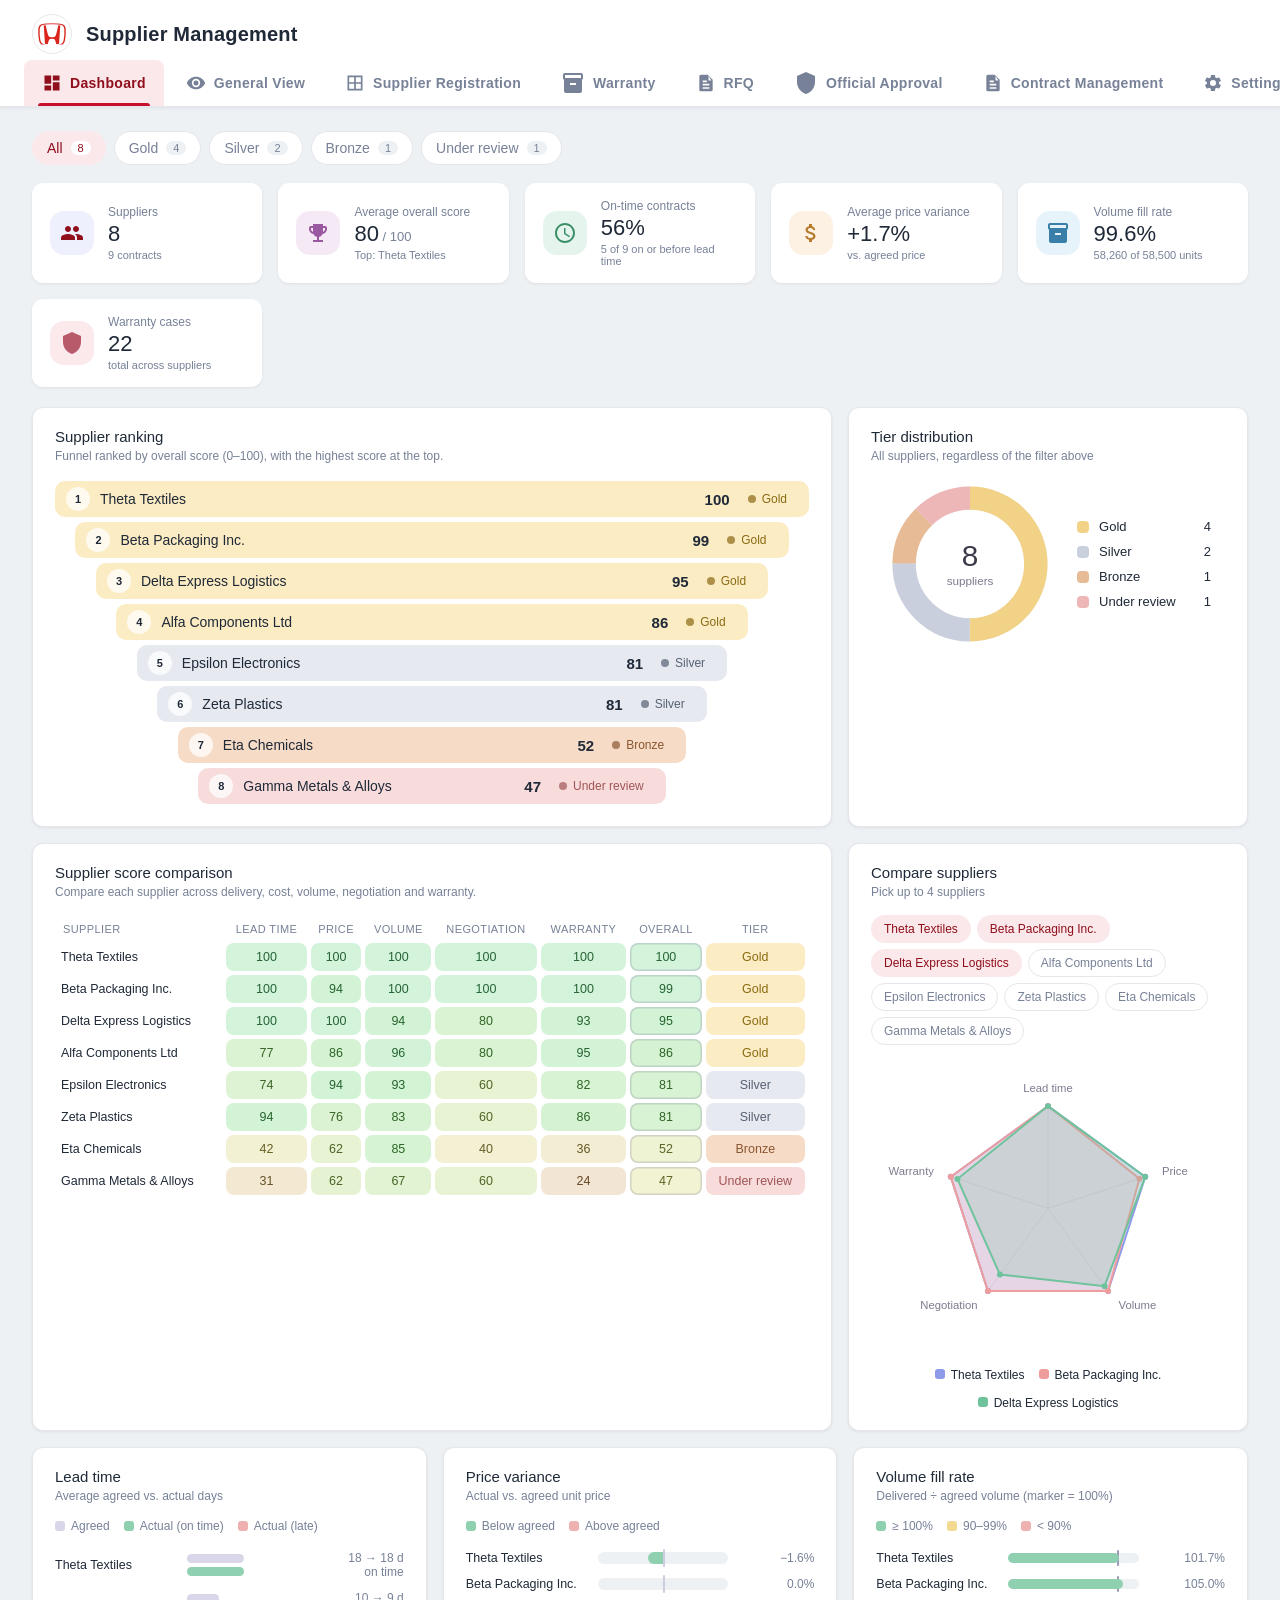
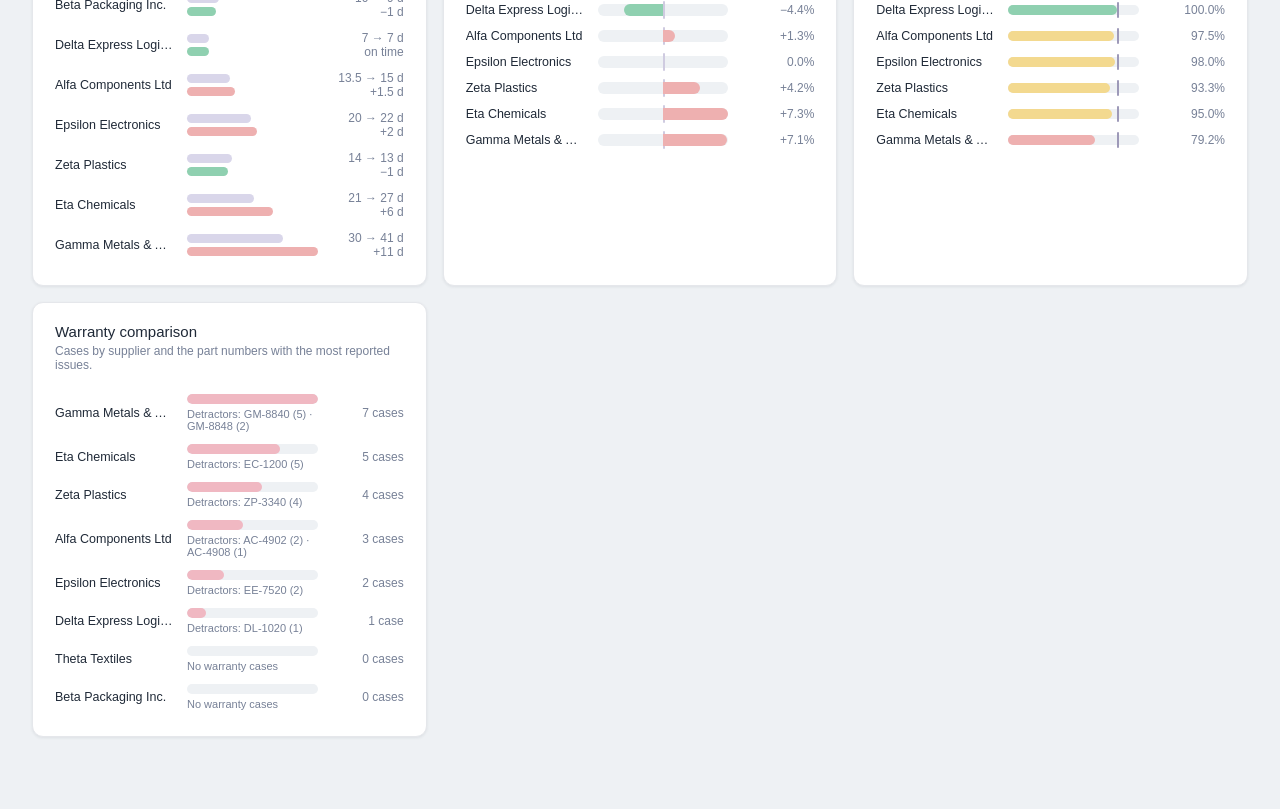
<file: supplier-management-unified-style.html>
<!DOCTYPE html>
<html lang="en">
<head>
<meta charset="UTF-8">
<meta name="viewport" content="width=device-width, initial-scale=1">
<title>Supplier Management</title>
<link rel="icon" type="image/png" href="favicon.png">
<style>
  :root {
    --bg: #eef1f4;
    --surface: #ffffff;
    --surface-2: #f5f6f8;
    --text: #1f2937;
    --text-soft: #778197;
    --line: #e5e7eb;
    --primary: #c8102e;
    --primary-soft: #fbe8eb;
    --primary-ink: #8f0f1b;

    --g-cad: #eef0fd;
    --g-ent: #e5f5ee;
    --g-pre: #fdf1e3;
    --g-vol: #e6f3fb;
    --g-qua: #f6e9f6;
    --g-war: #fbe9ec;
    --g-ovr: #e9e6f8;

    --good-bg: #dff3e7;  --good-ink: #2f7a52;
    --bad-bg:  #fbe1e1;  --bad-ink:  #a94a4a;
    --neutral-bg: #eeedf5; --neutral-ink: #6d6b80;

    --radius: 11px;
    --shadow-1: 0 1px 3px rgba(30, 36, 52, .08);
    --shadow-2: 0 4px 14px rgba(30, 36, 52, .12);
  }

  * { box-sizing: border-box; }
  html, body { margin: 0; padding: 0; }
  body {
    font-family: Inter, "Segoe UI", Arial, sans-serif;
    background: var(--bg); color: var(--text); font-size: 14px;
    -webkit-font-smoothing: antialiased;
  }
  .muted { color: var(--text-soft); }

  /* ---------- Top (header + tabs) ---------- */
  .top { position: sticky; top: 0; z-index: 30; background: var(--surface); box-shadow: var(--shadow-1); }
  .appbar { display: flex; align-items: center; gap: 14px; padding: 16px 32px 6px; }
  .logo { width: 40px; height: 40px; border-radius: 12px; background: var(--primary-soft); color: var(--primary-ink); display: grid; place-items: center; }
  .appbar h1 { font-size: 20px; font-weight: 500; margin: 0; letter-spacing: .2px; }

  .tabs { display: flex; gap: 4px; padding: 0 24px; overflow-x: auto; }
  .tab {
    display: inline-flex; align-items: center; gap: 8px; position: relative;
    height: 46px; padding: 0 18px; border: none; background: transparent; cursor: pointer;
    font: inherit; font-weight: 500; letter-spacing: .3px; color: var(--text-soft);
    border-radius: 12px 12px 0 0; transition: background .2s, color .2s; white-space: nowrap;
  }
  .tab:hover { background: var(--bg); }
  .tab.active { color: var(--primary-ink); }
  .tab.active::after { content: ""; position: absolute; left: 14px; right: 14px; bottom: 0; height: 3px; border-radius: 3px 3px 0 0; background: var(--primary); }

  /* ---------- Buttons / toolbar ---------- */
  .btn {
    display: inline-flex; align-items: center; gap: 8px; height: 40px; padding: 0 18px; border: none; cursor: pointer;
    border-radius: 999px; font: inherit; font-weight: 500; letter-spacing: .3px;
    transition: box-shadow .2s, background .2s, transform .1s;
  }
  .btn:active { transform: scale(.97); }
  .btn-primary { background: var(--primary-soft); color: var(--primary-ink); box-shadow: var(--shadow-1); }
  .btn-primary:hover { box-shadow: var(--shadow-2); background: #dde1fb; }
  .btn-ghost { background: transparent; color: var(--text-soft); }
  .btn-ghost:hover { background: var(--bg); }
  .btn-danger { background: var(--bad-bg); color: var(--bad-ink); }
  .btn-danger:hover { background: #f6d2d2; }
  .btn-tonal { background: var(--bg); color: var(--text); }
  .btn-tonal:hover { background: var(--line); }

  main { padding: 24px 32px 56px; max-width: 1800px; margin: 0 auto; }
  .toolbar { display: flex; align-items: center; gap: 12px; flex-wrap: wrap; margin-bottom: 18px; }
  .toolbar .spacer { flex: 1; }
  .search { display: flex; align-items: center; gap: 8px; background: var(--surface); border-radius: 999px; padding: 0 16px; height: 40px; min-width: 280px; color: var(--text-soft); box-shadow: var(--shadow-1); transition: box-shadow .2s; }
  .search:focus-within { box-shadow: 0 0 0 2px var(--primary); }
  .search input { border: none; background: transparent; outline: none; font: inherit; color: var(--text); width: 100%; }

  .chips { display: flex; gap: 8px; flex-wrap: wrap; }
  .fchip {
    border: 1px solid var(--line); background: var(--surface); color: var(--text-soft); cursor: pointer;
    height: 34px; padding: 0 14px; border-radius: 999px; font: inherit; font-weight: 500; display: inline-flex; align-items: center; gap: 8px;
    transition: background .2s, color .2s, border-color .2s;
  }
  .fchip:hover { background: var(--bg); }
  .fchip.on { background: var(--primary-soft); color: var(--primary-ink); border-color: transparent; }
  .fchip .n { font-size: 11px; background: var(--bg); border-radius: 999px; padding: 1px 7px; }
  .fchip.on .n { background: #fff; }

  /* ---------- Cards / panels ---------- */
  .cards { display: grid; grid-template-columns: repeat(auto-fit, minmax(190px, 1fr)); gap: 16px; margin-bottom: 20px; }
  .card { background: var(--surface); border-radius: var(--radius); padding: 16px 18px; box-shadow: var(--shadow-1); display: flex; align-items: center; gap: 14px; }
  .card .ico { width: 44px; height: 44px; border-radius: 14px; display: grid; place-items: center; flex: none; }
  .card .lbl { font-size: 12px; color: var(--text-soft); }
  .card .val { font-size: 22px; font-weight: 500; margin-top: 2px; }
  .card .sub { font-size: 11px; color: var(--text-soft); margin-top: 2px; }
  .i1 { background: var(--g-cad); color: var(--primary-ink); }
  .i2 { background: var(--g-ent); color: #3b8f67; }
  .i3 { background: var(--g-pre); color: #b57a2a; }
  .i4 { background: var(--g-vol); color: #3a7fa8; }
  .i5 { background: var(--g-qua); color: #9a58a0; }
  .i6 { background: var(--g-war); color: #b85a6a; }

  .grid { display: grid; gap: 16px; margin-bottom: 16px; }
  .g-2-1 { grid-template-columns: 2fr 1fr; }
  .g-auto { grid-template-columns: repeat(auto-fit, minmax(380px, 1fr)); }
  .g-1-1 { grid-template-columns: 1fr 1fr; }
  @media (max-width: 1000px) { .g-2-1, .g-1-1 { grid-template-columns: 1fr; } .g-auto { grid-template-columns: 1fr; } }

  .panel { background: var(--surface); border-radius: var(--radius); padding: 20px 22px; box-shadow: var(--shadow-1); min-width: 0; }
  .panel h3 { margin: 0 0 4px; font-size: 15px; font-weight: 500; }
  .panel .desc { margin: 0 0 16px; font-size: 12px; color: var(--text-soft); }
  .legend { display: flex; gap: 14px; flex-wrap: wrap; font-size: 12px; color: var(--text-soft); margin-bottom: 12px; }
  .legend i { display: inline-block; width: 10px; height: 10px; border-radius: 3px; margin-right: 6px; vertical-align: -1px; }

  /* ---------- Tier / score / rating badges ---------- */
  .tier { display: inline-flex; align-items: center; gap: 6px; padding: 3px 11px 3px 9px; border-radius: 999px; font-size: 12px; font-weight: 500; white-space: nowrap; }
  .tier i { width: 8px; height: 8px; border-radius: 50%; background: currentColor; opacity: .7; }
  .score { display: inline-block; min-width: 38px; text-align: center; padding: 3px 10px; border-radius: 999px; font-weight: 500; font-size: 12.5px; }
  .rchip { display: inline-block; padding: 3px 10px; border-radius: 8px; font-size: 12px; font-weight: 500; }
  .r1 { background: #f8d9d9; color: #a04545; }
  .r2 { background: #fbe4d0; color: #a6652a; }
  .r3 { background: #fbf0c8; color: #8d7314; }
  .r4 { background: #e2f2d6; color: #4a7a2c; }
  .r5 { background: #d3f0e1; color: #2a7a55; }
  .chip { display: inline-flex; align-items: center; gap: 4px; padding: 3px 10px; border-radius: 999px; font-size: 12px; font-weight: 500; }
  .chip.good { background: var(--good-bg); color: var(--good-ink); }
  .chip.bad  { background: var(--bad-bg);  color: var(--bad-ink); }
  .chip.neutral { background: var(--neutral-bg); color: var(--neutral-ink); }

  /* ---------- Dashboard charts ---------- */
  .lb-row { display: grid; grid-template-columns: 26px minmax(120px, 1.1fr) 1.4fr 36px 108px; gap: 12px; align-items: center; padding: 8px 0; border-bottom: 1px solid var(--line); }
  .lb-row:last-child { border-bottom: none; }
  .rank { width: 26px; height: 26px; border-radius: 50%; background: var(--bg); color: var(--text-soft); display: grid; place-items: center; font-size: 12px; font-weight: 500; }
  .lb-name b { font-weight: 500; display: block; }
  .lb-name small { color: var(--text-soft); font-size: 11px; }
  .track { height: 10px; background: var(--bg); border-radius: 999px; overflow: hidden; position: relative; }
  .track > i { display: block; height: 100%; border-radius: 999px; }
  .lb-score { font-weight: 500; text-align: right; }
  .funnel { display:flex; flex-direction:column; align-items:center; gap:5px; padding:2px 0; }
  .funnel-row { min-height:36px; display:flex; align-items:center; justify-content:space-between; gap:10px; padding:6px 11px; border-radius:10px; color:var(--text); transition:transform .2s; }
  .funnel-row:hover { transform:translateY(-1px); }
  .funnel-main { display:flex; align-items:center; gap:10px; min-width:0; }
  .funnel-rank { width:24px; height:24px; display:grid; place-items:center; border-radius:50%; background:rgba(255,255,255,.75); font-size:11px; font-weight:600; }
  .funnel-name { min-width:0; } .funnel-name b { display:block; overflow:hidden; text-overflow:ellipsis; white-space:nowrap; font-weight:500; }
  .funnel-score { font-size:15px; font-weight:600; white-space:nowrap; }
  .new-badge { display:inline-flex; align-items:center; margin-left:7px; padding:2px 6px; border-radius:999px; background:#d9f1e2; color:#28734e; font-size:10px; font-weight:700; letter-spacing:.5px; vertical-align:middle; }

  .donut-wrap { display: flex; align-items: center; gap: 22px; flex-wrap: wrap; justify-content: center; }
  .donut-legend { display: flex; flex-direction: column; gap: 10px; font-size: 13px; }
  .donut-legend div { display: flex; align-items: center; gap: 10px; }
  .donut-legend i { width: 12px; height: 12px; border-radius: 4px; }
  .donut-legend b { margin-left: auto; padding-left: 18px; font-weight: 500; }

  table.heat { width: 100%; border-collapse: separate; border-spacing: 4px; min-width: 520px; }
  table.heat th { font-size: 11px; font-weight: 500; color: var(--text-soft); text-align: center; padding: 4px; text-transform: uppercase; letter-spacing: .4px; }
  table.heat th:first-child, table.heat td:first-child { text-align: left; }
  table.heat td { text-align: center; padding: 7px 6px; border-radius: 8px; font-weight: 500; font-size: 12.5px; }
  table.heat td:first-child { background: transparent; font-weight: 500; padding-left: 2px; white-space: nowrap; }
  .heat-wrap { overflow-x: auto; }

  .brow { display: grid; grid-template-columns: 120px 1fr 74px; gap: 12px; align-items: center; padding: 6px 0; }
  .brow .bl { font-size: 12.5px; white-space: nowrap; overflow: hidden; text-overflow: ellipsis; }
  .brow .bv { font-size: 12px; text-align: right; color: var(--text-soft); white-space: nowrap; }
  .stack { display: flex; flex-direction: column; gap: 4px; }
  .bar { height: 9px; border-radius: 999px; }
  .div-track { position: relative; height: 12px; background: var(--bg); border-radius: 999px; }
  .div-track .zero { position: absolute; left: 50%; top: -3px; bottom: -3px; width: 2px; background: #cfcbe0; border-radius: 2px; }
  .div-track .seg { position: absolute; top: 0; bottom: 0; }
  .div-track .seg.pos { left: 50%; border-radius: 0 999px 999px 0; }
  .div-track .seg.neg { right: 50%; border-radius: 999px 0 0 999px; }
  .mark { position: absolute; top: -3px; bottom: -3px; width: 2px; background: #9d99b8; border-radius: 2px; }

  .radar-chips { display: flex; flex-wrap: wrap; gap: 6px; margin-bottom: 8px; }
  .radar-chips .fchip { height: 28px; padding: 0 12px; font-size: 12px; }
  .radar-legend { display: flex; flex-wrap: wrap; gap: 14px; justify-content: center; font-size: 12px; margin-top: 4px; }
  .radar-legend i { display: inline-block; width: 10px; height: 10px; border-radius: 3px; margin-right: 6px; }

  .empty { padding: 56px 16px; text-align: center; color: var(--text-soft); }

  /* ---------- Suppliers table ---------- */
  .table-wrap { background: var(--surface); border-radius: var(--radius); box-shadow: var(--shadow-1); overflow: auto; max-height: calc(100vh - 250px); min-height: 320px; }
  table.data { border-collapse: separate; border-spacing: 0; width: 100%; min-width: 3300px; }
  table.data thead th { position: sticky; background: var(--surface); z-index: 5; }
  table.data thead tr.groups th { top: 0; height: 40px; font-size: 12px; font-weight: 500; letter-spacing: .6px; text-transform: uppercase; text-align: center; }
  table.data thead tr.cols th { top: 40px; height: 44px; font-size: 12px; font-weight: 500; color: var(--text-soft); text-align: left; padding: 0 12px; border-bottom: 1px solid var(--line); white-space: nowrap; }
  th.g-cad { background: var(--g-cad) !important; color: var(--primary-ink) !important; }
  th.g-ent { background: var(--g-ent) !important; color: #3b8f67 !important; }
  th.g-pre { background: var(--g-pre) !important; color: #b57a2a !important; }
  th.g-vol { background: var(--g-vol) !important; color: #3a7fa8 !important; }
  th.g-qua { background: var(--g-qua) !important; color: #9a58a0 !important; }
  th.g-war { background: var(--g-war) !important; color: #b85a6a !important; }
  th.g-ovr { background: var(--g-ovr) !important; color: var(--primary-ink) !important; }
  th.g-none { background: var(--surface) !important; }

  table.data tbody td { padding: 10px 12px; border-bottom: 1px solid var(--line); vertical-align: middle; white-space: nowrap; background: var(--surface); }
  table.data tbody tr:hover td { background: var(--surface-2); }
  table.data tbody tr.editing td { background: #f4f5fe; }
  table.data tbody tr:last-child td { border-bottom: none; }
  td.num, th.num { text-align: right; }
  td.sub, .sub { color: var(--text-soft); }
  td .sub { font-size: 12px; }

  .sl1, .sl2 { position: sticky; z-index: 4; }
  .sl1 { left: 0; width: 124px; min-width: 124px; max-width: 124px; }
  .sl2 { left: 124px; width: 220px; min-width: 220px; max-width: 220px; box-shadow: 6px 0 8px -8px rgba(80,70,120,.25); overflow: hidden; text-overflow: ellipsis; }
  table.data thead th.sl1, table.data thead th.sl2 { z-index: 7; }
  .sticky-r { position: sticky; right: 0; z-index: 4; box-shadow: -6px 0 8px -8px rgba(80,70,120,.25); }
  table.data thead th.sticky-r { z-index: 7; }

  .sid { display: inline-block; padding: 4px 10px; border-radius: 8px; background: var(--primary-soft); color: var(--primary-ink); font-weight: 500; font-size: 12px; letter-spacing: .4px; }
  .name { font-weight: 500; }
  a.contract { display: inline-flex; align-items: center; gap: 6px; color: var(--primary-ink); text-decoration: none; font-weight: 500; padding: 4px 10px; border-radius: 8px; background: var(--g-cad); transition: background .2s; }
  a.contract:hover { background: var(--primary-soft); }
  span.contract-nolink { color: var(--text); font-weight: 500; padding: 4px 10px; border-radius: 8px; background: var(--neutral-bg); }

  td input, td select { font: inherit; color: var(--text); border: 1px solid var(--line); background: var(--surface); border-radius: 8px; padding: 7px 10px; width: 100%; min-width: 80px; outline: none; transition: border-color .2s, box-shadow .2s; }
  td input:focus, td select:focus { border-color: var(--primary); box-shadow: 0 0 0 3px rgba(142,154,234,.2); }
  td input[type=number] { text-align: right; }
  td.sl1 input { min-width: 0; }
  td.sl2 input { min-width: 0; }
  .w-md { min-width: 150px; } .w-lg { min-width: 200px; }
  .vstack { display: flex; flex-direction: column; gap: 6px; }

  .actions { display: flex; gap: 4px; justify-content: center; }
  .icon-btn { width: 36px; height: 36px; border-radius: 50%; border: none; cursor: pointer; background: transparent; color: var(--text-soft); display: grid; place-items: center; transition: background .2s, color .2s; }
  .icon-btn:hover { background: var(--primary-soft); color: var(--primary-ink); }
  .icon-btn.save { background: var(--good-bg); color: var(--good-ink); }
  .icon-btn.save:hover { background: #cdeadb; }
  .icon-btn.cancel:hover, .icon-btn.del:hover { background: var(--bad-bg); color: var(--bad-ink); }

  .hint { margin-top: 14px; font-size: 12px; color: var(--text-soft); display: flex; gap: 18px; flex-wrap: wrap; }
  .hint b { font-weight: 500; }

  /* ---------- Settings ---------- */
  .form-table { width: 100%; border-collapse: collapse; }
  .form-table th { text-align: left; font-size: 12px; font-weight: 500; color: var(--text-soft); padding: 8px 8px 8px 0; border-bottom: 1px solid var(--line); }
  .form-table td { padding: 10px 8px 10px 0; border-bottom: 1px solid var(--line); vertical-align: middle; }
  .form-table td.rule { color: var(--text-soft); font-size: 12px; }
  .form-table tfoot td { border-bottom: none; font-weight: 500; }
  .field { display: flex; flex-direction: column; gap: 6px; }
  .field label { font-size: 12px; color: var(--text-soft); }
  .field input, .num-in { font: inherit; color: var(--text); border: 1px solid var(--line); background: var(--surface); border-radius: 8px; padding: 8px 10px; width: 100%; max-width: 120px; outline: none; text-align: right; }
  .field input:focus, .num-in:focus { border-color: var(--primary); box-shadow: 0 0 0 3px rgba(142,154,234,.2); }
  .fields { display: grid; grid-template-columns: repeat(auto-fit, minmax(150px, 1fr)); gap: 16px; margin: 18px 0; }
  .sec-title { font-size: 12px; font-weight: 500; letter-spacing: .6px; text-transform: uppercase; color: var(--text-soft); margin: 22px 0 0; }
  .btn-row { display: flex; gap: 10px; flex-wrap: wrap; margin-top: 18px; }
  pre.code { background: #f4f3fa; border-radius: 12px; padding: 14px 16px; font-size: 12px; line-height: 1.55; overflow: auto; max-height: 300px; margin: 8px 0 0; color: #45435a; }
  .kv { display: grid; grid-template-columns: 110px 1fr; gap: 6px 14px; font-size: 13px; margin: 8px 0 4px; }
  .kv dt { color: var(--text-soft); } .kv dd { margin: 0; }
  .scale { display: flex; gap: 8px; flex-wrap: wrap; margin-top: 10px; }
  .rfq-tree { display:flex; flex-direction:column; gap:12px; }
  .rfq-supplier { border:1px solid var(--line); border-radius:14px; overflow:hidden; background:var(--surface); }
  .rfq-supplier summary { cursor:pointer; list-style:none; display:flex; align-items:center; gap:10px; padding:15px 16px; font-weight:500; }
  .rfq-supplier summary::-webkit-details-marker { display:none; }
  .rfq-supplier summary::before { content:'›'; color:var(--primary-ink); font-size:20px; transform:rotate(0); transition:transform .2s; }
  .rfq-supplier[open] summary::before { transform:rotate(90deg); }
  .rfq-project { margin:0 14px 14px; border-radius:10px; overflow:auto; border:1px solid var(--line); }
  .rfq-project h4 { margin:0; padding:11px 13px; background:var(--g-cad); color:var(--primary-ink); font-size:12px; letter-spacing:.3px; }
  .rfq-table { width:100%; min-width:850px; border-collapse:collapse; font-size:12px; }
  .rfq-table th { padding:10px 12px; text-align:left; color:var(--text-soft); font-weight:500; background:var(--surface-2); white-space:nowrap; }
  .rfq-table td { padding:11px 12px; border-top:1px solid var(--line); white-space:nowrap; }

  .toast { position: fixed; left: 50%; bottom: 28px; transform: translate(-50%, 20px); background: #4a4960; color: #fff; padding: 12px 20px; border-radius: 12px; opacity: 0; pointer-events: none; transition: all .25s; box-shadow: var(--shadow-2); z-index: 50; }
  .toast.show { opacity: 1; transform: translate(-50%, 0); }

  @media (max-width: 800px) {
    .appbar { padding: 14px 16px 4px; } .tabs { padding: 0 8px; }
    main { padding: 16px; } .search { min-width: 0; flex: 1; }
    .lb-row { grid-template-columns: 24px 1fr 36px; } .lb-row .track, .lb-row .tier { display: none; }
  }

  /* General View is read-only and omits registration-only columns. */
  table.general-view th:nth-child(3), table.general-view td:nth-child(3),
  table.general-view th:nth-child(4), table.general-view td:nth-child(4) { display: none; }
  table.general-view [data-act="edit"], table.general-view [data-act="del"] { display: none; }
  table.general-view th:last-child, table.general-view td:last-child { display: none; }



  .logo{overflow:hidden;background:#fff;border:1px solid var(--line);border-radius:50%;padding:3px}
  .logo img{display:block;width:100%;height:100%;object-fit:contain;border-radius:50%}
  .top{background:#fff;border-bottom:1px solid var(--line);box-shadow:var(--shadow-1)}
  .appbar{padding-top:14px}
  .appbar h1{font-weight:700;color:#1f2937}
  .tab{color:#778197;font-weight:700;border-radius:8px 8px 0 0}
  .tab:hover{background:#f5f6f8;color:#272d3e}
  .tab.active{color:#8f0f1b;background:#fbe8eb}
  .tab.active:after{background:#c8102e}
  .btn-primary{background:#272d3e!important;color:#fff!important;border-color:#272d3e!important}
  .panel{border:1px solid var(--line)}

  .contract-frame-panel{padding:0;overflow:hidden;height:calc(100vh - 150px);min-height:640px}
  .contract-frame{display:block;width:100%;height:100%;border:0;background:#fff}
</style>
</head>
<body>

<div class="top">
  <header class="appbar">
    <div class="logo"><img src="favicon.png" alt="Supplier Management logo"></div>
    <h1>Supplier Management</h1>
  </header>
  <nav class="tabs" id="tabs" role="tablist"></nav>
</div>

<main id="view"><div class="empty">Loading…</div></main>
<div class="toast" id="toast"></div>

<script>
(() => {
'use strict';

/* =====================================================================
   1. APP CONFIG  —  change the data source here
   ---------------------------------------------------------------------
   dataSource: 'local'  → browser localStorage (demo, works offline)
               'rest'   → your backend (see RestAdapter + Settings tab
                          for the expected endpoints and record shape)
   ===================================================================== */
const APP_CONFIG = Object.assign({
  dataSource: 'local',
  rest: { baseUrl: '/api', headers: {} },   // e.g. { Authorization: 'Bearer …' }
  currency: 'BRL',
  locale: 'en-US'
}, window.SUPPLIER_MANAGEMENT_CONFIG || {});

/* =====================================================================
   2. DOMAIN CONSTANTS
   ===================================================================== */
const CRITERIA = [
  { key: 'leadTime',    label: 'Lead time',   group: 'Delivery', rule: '100 − (% late × penalty)' },
  { key: 'price',       label: 'Price',       group: 'Cost',     rule: '100 − (% above agreed × penalty)' },
  { key: 'volume',      label: 'Volume',      group: 'Delivery', rule: 'Fill rate = actual ÷ agreed (max 100)' },
  { key: 'negotiation', label: 'Negotiation', group: 'Service',  rule: 'Buyer rating only' },
  { key: 'warranty',    label: 'Warranty',    group: 'Quality',  rule: '100 − (cases per 1,000 units × penalty)' }
];
const RATINGS = [
  { v: 1, label: 'Terrible' }, { v: 2, label: 'Poor' }, { v: 3, label: 'Fair' },
  { v: 4, label: 'Good' },     { v: 5, label: 'Excellent' }
];
const RATING_POINTS = v => v * 20;     // 1→20 … 5→100

const TIERS = {
  gold:   { label: 'Gold',         bg: '#fbecc4', ink: '#8a6a12', bar: '#f2d286' },
  silver: { label: 'Silver',       bg: '#e6e9f0', ink: '#566073', bar: '#c9cfdc' },
  bronze: { label: 'Bronze',       bg: '#f6dcc7', ink: '#8a5530', bar: '#e8bb97' },
  review: { label: 'Under review', bg: '#f8dcdc', ink: '#a05555', bar: '#eeb7b7' },
  none:   { label: 'Unrated',      bg: '#eeedf5', ink: '#6d6b80', bar: '#dcdbe8' }
};

const DEFAULT_SETTINGS = {
  weights: { leadTime: 25, price: 25, volume: 15, negotiation: 15, warranty: 20 },
  tiers: { gold: 85, silver: 70, bronze: 50 },
  manualInfluence: 30,   // % weight of the buyer rating when an auto score also exists
  penalties: { leadTimePerPct: 2, pricePerPct: 4, warrantyPerThousand: 10 }
};

/* =====================================================================
   3. RECORD SCHEMA  (one record = one supplier contract; supplierId links them)
   ---------------------------------------------------------------------
   {
     id, supplierId, name, taxId, contactName, contactInfo,
     contractId, contractUrl,
     leadAgreed, leadActual,        // days
     priceAgreed, priceActual,      // unit price
     volAgreed, volActual,          // units
     warrantyCases,                 // total warranty cases (will move to its own tab later)
     ratings: { leadTime, price, volume, negotiation, warranty }   // 1-5 or null
   }
   Scores, overall and tier are always DERIVED (never stored) — see Scoring.
   ===================================================================== */
const SEED = [
  { supplierId:'SUP-001', name:'Alfa Components Ltd', taxId:'12.345.678/0001-90', contactName:'Mariana Souza', contactInfo:'mariana@alfa.com · +55 11 3456-7890',
    contractId:'CT-2026-014', contractUrl:'https://example.com/contracts/CT-2026-014.pdf',
    leadAgreed:15, leadActual:18, priceAgreed:42.50, priceActual:44.10, volAgreed:5000, volActual:4800, warrantyCases:3,
    ratings:{ leadTime:3, price:3, volume:4, negotiation:4, warranty:4 } },
  { supplierId:'SUP-001', name:'Alfa Components Ltd', taxId:'12.345.678/0001-90', contactName:'Mariana Souza', contactInfo:'mariana@alfa.com · +55 11 3456-7890',
    contractId:'CT-2026-031', contractUrl:'',
    leadAgreed:12, leadActual:12, priceAgreed:18.00, priceActual:17.80, volAgreed:3000, volActual:3000, warrantyCases:0,
    ratings:{ leadTime:4, price:4, volume:5, negotiation:4, warranty:5 } },
  { supplierId:'SUP-002', name:'Beta Packaging Inc.', taxId:'98.765.432/0001-10', contactName:'Carlos Lima', contactInfo:'carlos@beta-pack.com · +55 19 3210-4567',
    contractId:'CT-2026-021', contractUrl:'https://example.com/contracts/CT-2026-021',
    leadAgreed:10, leadActual:9, priceAgreed:3.80, priceActual:3.80, volAgreed:20000, volActual:21000, warrantyCases:0,
    ratings:{ leadTime:5, price:4, volume:5, negotiation:5, warranty:5 } },
  { supplierId:'SUP-003', name:'Gamma Metals & Alloys', taxId:'45.321.987/0001-55', contactName:'Paula Ferreira', contactInfo:'paula@gamma-metals.com · +55 31 2233-4455',
    contractId:'CT-2025-087', contractUrl:'https://example.com/contracts/CT-2025-087',
    leadAgreed:30, leadActual:41, priceAgreed:118.00, priceActual:126.40, volAgreed:1200, volActual:950, warrantyCases:7,
    ratings:{ leadTime:2, price:2, volume:2, negotiation:3, warranty:1 } },
  { supplierId:'SUP-004', name:'Delta Express Logistics', taxId:'33.222.111/0001-77', contactName:'Rafael Nunes', contactInfo:'rafael@delta-express.com · +55 21 4002-8922',
    contractId:'CT-2026-003', contractUrl:'https://example.com/contracts/CT-2026-003',
    leadAgreed:7, leadActual:7, priceAgreed:15.90, priceActual:15.20, volAgreed:8000, volActual:8000, warrantyCases:1,
    ratings:{ leadTime:5, price:5, volume:4, negotiation:4, warranty:4 } },
  { supplierId:'SUP-005', name:'Epsilon Electronics', taxId:'55.444.333/0001-22', contactName:'Juliana Prado', contactInfo:'juliana@epsilon-el.com · +55 11 5599-1020',
    contractId:'CT-2026-040', contractUrl:'',
    leadAgreed:20, leadActual:22, priceAgreed:64.00, priceActual:64.00, volAgreed:2500, volActual:2450, warrantyCases:2,
    ratings:{ leadTime:3, price:4, volume:4, negotiation:3, warranty:3 } },
  { supplierId:'SUP-006', name:'Zeta Plastics', taxId:'66.777.888/0001-33', contactName:'Bruno Alves', contactInfo:'bruno@zeta-plastics.com · +55 41 3030-2020',
    contractId:'CT-2026-052', contractUrl:'https://example.com/contracts/CT-2026-052',
    leadAgreed:14, leadActual:13, priceAgreed:7.20, priceActual:7.50, volAgreed:12000, volActual:11200, warrantyCases:4,
    ratings:{ leadTime:4, price:3, volume:3, negotiation:3, warranty:3 } },
  { supplierId:'SUP-007', name:'Eta Chemicals', taxId:'77.888.999/0001-44', contactName:'Fernanda Rocha', contactInfo:'fernanda@eta-chem.com · +55 12 3344-5566',
    contractId:'CT-2025-099', contractUrl:'',
    leadAgreed:21, leadActual:27, priceAgreed:89.00, priceActual:95.50, volAgreed:800, volActual:760, warrantyCases:5,
    ratings:{ leadTime:2, price:2, volume:3, negotiation:2, warranty:2 } },
  { supplierId:'SUP-008', name:'Theta Textiles', taxId:'88.999.000/0001-55', contactName:'Lucas Martins', contactInfo:'lucas@theta-textiles.com · +55 47 3322-1100',
    contractId:'CT-2026-060', contractUrl:'https://example.com/contracts/CT-2026-060',
    leadAgreed:18, leadActual:18, priceAgreed:12.30, priceActual:12.10, volAgreed:6000, volActual:6100, warrantyCases:0,
    ratings:{ leadTime:5, price:5, volume:5, negotiation:5, warranty:5 } }
];

/* =====================================================================
   4. UTILS
   ===================================================================== */
const $  = (s, el = document) => el.querySelector(s);
const $$ = (s, el = document) => Array.from(el.querySelectorAll(s));
const esc = s => String(s ?? '').replace(/[&<>"']/g, c => ({ '&':'&amp;','<':'&lt;','>':'&gt;','"':'&quot;',"'":'&#39;' }[c]));
const isNum = v => typeof v === 'number' && isFinite(v);
const clamp = (v, lo = 0, hi = 100) => Math.min(hi, Math.max(lo, v));
const mean = a => a.reduce((s, x) => s + x, 0) / a.length;
const sum  = a => a.reduce((s, x) => s + x, 0);
const toNum = v => { if (v === null || v === undefined || v === '') return null; const n = Number(v); return isFinite(n) ? n : null; };
const uid = () => 'rec-' + Date.now().toString(36) + Math.random().toString(36).slice(2, 7);
const clone = o => JSON.parse(JSON.stringify(o));

const fmt = {
  int:   n => isNum(n) ? n.toLocaleString(APP_CONFIG.locale, { maximumFractionDigits: 1 }) : '—',
  money: n => isNum(n) ? n.toLocaleString(APP_CONFIG.locale, { style: 'currency', currency: APP_CONFIG.currency }) : '—',
  days:  n => isNum(n) ? fmt.int(n) + ' d' : '—',
  pct:   (n, d = 1) => isNum(n) ? n.toFixed(d) + '%' : '—',
  spct:  (n, d = 1) => isNum(n) ? (n > 0 ? '+' : n < 0 ? '−' : '') + Math.abs(n).toFixed(d) + '%' : '—',
  score: n => isNum(n) ? String(Math.round(n)) : '—'
};

function toast(msg) {
  const t = $('#toast'); t.textContent = msg; t.classList.add('show');
  clearTimeout(toast._t); toast._t = setTimeout(() => t.classList.remove('show'), 2400);
}
function safeUrl(u) {
  u = (u || '').trim(); if (!u) return '';
  if (!/^https?:\/\//i.test(u)) u = 'https://' + u;
  try { const x = new URL(u); return /^https?:$/.test(x.protocol) ? x.href : ''; } catch { return ''; }
}

/* Normalises any raw object (API, import, form) into the record schema. */
function normalizeRecord(raw) {
  raw = raw || {};
  const rt = raw.ratings || {};
  const rating = v => { const n = toNum(v); return n && n >= 1 && n <= 5 ? Math.round(n) : null; };
  return {
    id: raw.id || uid(),
    supplierId: String(raw.supplierId ?? '').trim().replace(/^FOR-/i, 'SUP-'),
    createdAt: raw.createdAt || '2025-01-01T00:00:00.000Z',
    name: String(raw.name ?? '').trim(),
    taxId: String(raw.taxId ?? '').trim(),
    contactName: String(raw.contactName ?? '').trim(),
    contactInfo: String(raw.contactInfo ?? '').trim(),
    contractId: String(raw.contractId ?? '').trim(),
    contractUrl: String(raw.contractUrl ?? '').trim(),
    leadAgreed: toNum(raw.leadAgreed), leadActual: toNum(raw.leadActual),
    priceAgreed: toNum(raw.priceAgreed), priceActual: toNum(raw.priceActual),
    volAgreed: toNum(raw.volAgreed), volActual: toNum(raw.volActual),
    warrantyCases: toNum(raw.warrantyCases),
    ratings: Object.fromEntries(CRITERIA.map(c => [c.key, rating(rt[c.key])]))
  };
}
function normalizeSettings(raw) {
  const d = clone(DEFAULT_SETTINGS); raw = raw || {};
  const n = (v, fb) => isNum(toNum(v)) ? toNum(v) : fb;
  CRITERIA.forEach(c => d.weights[c.key] = Math.max(0, n(raw.weights && raw.weights[c.key], d.weights[c.key])));
  ['gold', 'silver', 'bronze'].forEach(k => d.tiers[k] = clamp(n(raw.tiers && raw.tiers[k], d.tiers[k])));
  d.manualInfluence = clamp(n(raw.manualInfluence, d.manualInfluence));
  Object.keys(d.penalties).forEach(k => d.penalties[k] = Math.max(0, n(raw.penalties && raw.penalties[k], d.penalties[k])));
  return d;
}

/* =====================================================================
   5. DATA LAYER  —  every adapter exposes the same async interface,
      so swapping demo data for a real backend never touches the UI.
   ===================================================================== */
class LocalAdapter {
  constructor() { this.rk = 'supplier-management:records:v2'; this.sk = 'supplier-management:settings:v2'; this.mem = {}; }
  _get(k) { try { const v = localStorage.getItem(k); return v ? JSON.parse(v) : null; } catch (e) { return this.mem[k] ? JSON.parse(this.mem[k]) : null; } }
  _set(k, v) { const s = JSON.stringify(v); try { localStorage.setItem(k, s); } catch (e) { this.mem[k] = s; } }
  async list() {
    let rows = this._get(this.rk);
    if (!rows) { rows = SEED.map(normalizeRecord); this._set(this.rk, rows); }
    return rows.map(normalizeRecord);
  }
  async create(rec) { const rows = await this.list(); const r = { ...rec, id: uid() }; rows.push(r); this._set(this.rk, rows); return r; }
  async update(id, rec) { const rows = await this.list(); const i = rows.findIndex(r => r.id === id); if (i < 0) throw new Error('Record not found'); rows[i] = { ...rec, id }; this._set(this.rk, rows); return rows[i]; }
  async remove(id) { this._set(this.rk, (await this.list()).filter(r => r.id !== id)); }
  async replaceAll(rows) { const out = rows.map(normalizeRecord); this._set(this.rk, out); return out; }
  async getSettings() { return this._get(this.sk); }
  async saveSettings(s) { this._set(this.sk, s); return s; }
}

/* Expected REST contract (adjust paths / field names in fromApi & toApi):
     GET    {base}/supplier-records            → [record, …]
     POST   {base}/supplier-records            ← record      → record (with id)
     PUT    {base}/supplier-records/:id        ← record      → record
     DELETE {base}/supplier-records/:id
     PUT    {base}/supplier-records            ← [record, …] (bulk replace, used by import)
     GET    {base}/scoring-settings            → settings
     PUT    {base}/scoring-settings            ← settings                                  */
class RestAdapter {
  constructor(cfg) { this.base = String(cfg.baseUrl || '').replace(/\/$/, ''); this.headers = cfg.headers || {}; }
  fromApi(row) { return normalizeRecord(row); }      // ← map your real field names here
  toApi(rec)   { return rec; }                        // ← and back here
  async _req(method, path, body) {
    const res = await fetch(this.base + path, {
      method, headers: Object.assign({ 'Content-Type': 'application/json' }, this.headers),
      body: body === undefined ? undefined : JSON.stringify(body)
    });
    if (!res.ok) throw new Error(method + ' ' + path + ' → ' + res.status);
    return res.status === 204 ? null : res.json();
  }
  async list()          { return (await this._req('GET', '/supplier-records')).map(r => this.fromApi(r)); }
  async create(rec)     { return this.fromApi(await this._req('POST', '/supplier-records', this.toApi(rec))); }
  async update(id, rec) { return this.fromApi(await this._req('PUT', '/supplier-records/' + encodeURIComponent(id), this.toApi(rec))); }
  async remove(id)      { await this._req('DELETE', '/supplier-records/' + encodeURIComponent(id)); }
  async replaceAll(rows){ return (await this._req('PUT', '/supplier-records', rows.map(r => this.toApi(r)))).map(r => this.fromApi(r)); }
  async getSettings()   { try { return await this._req('GET', '/scoring-settings'); } catch (e) { return null; } }
  async saveSettings(s) { return this._req('PUT', '/scoring-settings', s); }
}

const store = APP_CONFIG.dataSource === 'rest' ? new RestAdapter(APP_CONFIG.rest) : new LocalAdapter();

/* =====================================================================
   6. SCORING ENGINE  —  pure functions, no DOM, no storage.
   ===================================================================== */
const Scoring = {
  /* Objective 0-100 score computed from agreed vs actual data (null if not computable). */
  auto(r, s) {
    const p = s.penalties, out = { leadTime: null, price: null, volume: null, negotiation: null, warranty: null };
    if (isNum(r.leadAgreed) && r.leadAgreed > 0 && isNum(r.leadActual)) {
      const late = Math.max(0, (r.leadActual - r.leadAgreed) / r.leadAgreed * 100);
      out.leadTime = clamp(100 - late * p.leadTimePerPct);
    }
    if (isNum(r.priceAgreed) && r.priceAgreed > 0 && isNum(r.priceActual)) {
      const over = Math.max(0, (r.priceActual - r.priceAgreed) / r.priceAgreed * 100);
      out.price = clamp(100 - over * p.pricePerPct);
    }
    if (isNum(r.volAgreed) && r.volAgreed > 0 && isNum(r.volActual)) {
      out.volume = clamp(r.volActual / r.volAgreed * 100);
    }
    if (isNum(r.warrantyCases)) {
      if (isNum(r.volActual) && r.volActual > 0) out.warranty = clamp(100 - (r.warrantyCases / r.volActual * 1000) * p.warrantyPerThousand);
      else if (r.warrantyCases === 0) out.warranty = 100;
    }
    return out;
  },
  /* Final criterion score = auto score blended with the buyer rating. */
  blend(auto, rating, infl) {
    const manual = rating ? RATING_POINTS(rating) : null;
    if (isNum(auto) && isNum(manual)) return auto * (1 - infl / 100) + manual * infl / 100;
    return isNum(auto) ? auto : manual;
  },
  /* Weighted overall; criteria without a score are skipped and weights re-normalised. */
  combine(scores, weights) {
    let sw = 0, sm = 0;
    CRITERIA.forEach(c => { const v = scores[c.key], w = weights[c.key] || 0; if (isNum(v) && w > 0) { sw += w; sm += v * w; } });
    return sw ? sm / sw : null;
  },
  tier(overall, s) {
    if (!isNum(overall)) return 'none';
    if (overall >= s.tiers.gold) return 'gold';
    if (overall >= s.tiers.silver) return 'silver';
    if (overall >= s.tiers.bronze) return 'bronze';
    return 'review';
  },
  score(r, s) {
    const auto = this.auto(r, s), criteria = {}, finals = {};
    CRITERIA.forEach(c => {
      const manual = r.ratings && r.ratings[c.key] ? RATING_POINTS(r.ratings[c.key]) : null;
      const score = this.blend(auto[c.key], r.ratings && r.ratings[c.key], s.manualInfluence);
      criteria[c.key] = { auto: auto[c.key], manual, score }; finals[c.key] = score;
    });
    const overall = this.combine(finals, s.weights);
    return { criteria, overall, tier: this.tier(overall, s) };
  },
  /* Group records by supplierId → one comparable row per supplier. */
  aggregate(records, s) {
    const groups = new Map();
    records.forEach(r => { if (!r.supplierId) return; if (!groups.has(r.supplierId)) groups.set(r.supplierId, []); groups.get(r.supplierId).push(r); });
    return Array.from(groups, ([supplierId, rs]) => {
      const scored = rs.map(r => this.score(r, s));
      const crit = {};
      CRITERIA.forEach(c => { const v = scored.map(x => x.criteria[c.key].score).filter(isNum); crit[c.key] = v.length ? mean(v) : null; });
      const overall = this.combine(crit, s.weights);
      const both = (a, b) => rs.filter(r => isNum(r[a]) && isNum(r[b]));
      const lt = both('leadAgreed', 'leadActual'), pr = both('priceAgreed', 'priceActual'), vl = both('volAgreed', 'volActual');
      const volActualSum = sum(rs.filter(r => isNum(r.volActual)).map(r => r.volActual));
      const cases = sum(rs.filter(r => isNum(r.warrantyCases)).map(r => r.warrantyCases));
      return {
        supplierId, name: rs[0].name || supplierId, contracts: rs.length,
        criteria: crit, overall, tier: this.tier(overall, s),
        leadAgreedAvg: lt.length ? mean(lt.map(r => r.leadAgreed)) : null,
        leadActualAvg: lt.length ? mean(lt.map(r => r.leadActual)) : null,
        onTime: lt.filter(r => r.leadActual <= r.leadAgreed).length, onTimeBase: lt.length,
        priceVarPct: pr.length ? mean(pr.filter(r => r.priceAgreed > 0).map(r => (r.priceActual - r.priceAgreed) / r.priceAgreed * 100)) : null,
        fillRate: vl.length && sum(vl.map(r => r.volAgreed)) > 0 ? sum(vl.map(r => r.volActual)) / sum(vl.map(r => r.volAgreed)) * 100 : null,
        volAgreedSum: sum(vl.map(r => r.volAgreed)), volActualSum: sum(vl.map(r => r.volActual)),
        warrantyCases: cases, warrantyRate: volActualSum > 0 ? cases / volActualSum * 1000 : null
      };
    }).sort((a, b) => (b.overall ?? -1) - (a.overall ?? -1));
  }
};

/* =====================================================================
   7. SMALL UI HELPERS
   ===================================================================== */
const ICON = {
  edit:   '<svg width="20" height="20" viewBox="0 0 24 24" fill="currentColor"><path d="M3 17.25V21h3.75L17.81 9.94l-3.75-3.75L3 17.25zM20.71 7.04a1 1 0 0 0 0-1.41l-2.34-2.34a1 1 0 0 0-1.41 0l-1.83 1.83 3.75 3.75 1.83-1.83z"/></svg>',
  save:   '<svg width="20" height="20" viewBox="0 0 24 24" fill="currentColor"><path d="M9 16.2 4.8 12l-1.4 1.4L9 19 21 7l-1.4-1.4L9 16.2z"/></svg>',
  cancel: '<svg width="20" height="20" viewBox="0 0 24 24" fill="currentColor"><path d="M19 6.41 17.59 5 12 10.59 6.41 5 5 6.41 10.59 12 5 17.59 6.41 19 12 13.41 17.59 19 19 17.59 13.41 12 19 6.41z"/></svg>',
  del:    '<svg width="20" height="20" viewBox="0 0 24 24" fill="currentColor"><path d="M6 19a2 2 0 0 0 2 2h8a2 2 0 0 0 2-2V7H6v12zM19 4h-3.5l-1-1h-5l-1 1H5v2h14V4z"/></svg>',
  link:   '<svg width="14" height="14" viewBox="0 0 24 24" fill="currentColor"><path d="M19 19H5V5h7V3H5a2 2 0 0 0-2 2v14a2 2 0 0 0 2 2h14c1.1 0 2-.9 2-2v-7h-2v7zM14 3v2h3.59l-9.83 9.83 1.41 1.41L19 6.41V10h2V3h-7z"/></svg>',
  plus:   '<svg width="20" height="20" viewBox="0 0 24 24" fill="currentColor"><path d="M19 13h-6v6h-2v-6H5v-2h6V5h2v6h6v2z"/></svg>',
  search: '<svg width="20" height="20" viewBox="0 0 24 24" fill="currentColor"><path d="M15.5 14h-.79l-.28-.27A6.47 6.47 0 0 0 16 9.5 6.5 6.5 0 1 0 9.5 16c1.61 0 3.09-.59 4.23-1.57l.27.28v.79l5 4.99L20.49 19l-4.99-5zm-6 0C7.01 14 5 11.99 5 9.5S7.01 5 9.5 5 14 7.01 14 9.5 11.99 14 9.5 14z"/></svg>',
  down:   '<svg width="20" height="20" viewBox="0 0 24 24" fill="currentColor"><path d="M19 9h-4V3H9v6H5l7 7 7-7zM5 18v2h14v-2H5z"/></svg>',
  up:     '<svg width="20" height="20" viewBox="0 0 24 24" fill="currentColor"><path d="M9 16h6v-6h4l-7-7-7 7h4v6zm-4 2h14v2H5v-2z"/></svg>',
  dash:   '<svg width="20" height="20" viewBox="0 0 24 24" fill="currentColor"><path d="M3 13h8V3H3v10zm0 8h8v-6H3v6zm10 0h8V11h-8v10zm0-18v6h8V3h-8z"/></svg>',
  table:  '<svg width="20" height="20" viewBox="0 0 24 24" fill="currentColor"><path d="M3 3v18h18V3H3zm8 16H5v-6h6v6zm0-8H5V5h6v6zm8 8h-6v-6h6v6zm0-8h-6V5h6v6z"/></svg>',
  eye: '<svg width="20" height="20" viewBox="0 0 24 24" fill="currentColor"><path d="M12 4.5C7 4.5 2.73 7.61 1 12c1.73 4.39 6 7.5 11 7.5s9.27-3.11 11-7.5C21.27 7.61 17 4.5 12 4.5zm0 12.5a5 5 0 1 1 0-10 5 5 0 0 1 0 10zm0-8a3 3 0 1 0 0 6 3 3 0 0 0 0-6z"/></svg>',
  document: '<svg width="20" height="20" viewBox="0 0 24 24" fill="currentColor"><path d="M14 2H6c-1.1 0-2 .9-2 2v16c0 1.1.9 2 2 2h12c1.1 0 2-.9 2-2V8l-6-6zm1 7V3.5L18.5 9H15zM8 13h8v2H8v-2zm0 4h8v2H8v-2zm0-8h5v2H8V9z"/></svg>',
  gear:   '<svg width="20" height="20" viewBox="0 0 24 24" fill="currentColor"><path d="M19.14 12.94c.04-.3.06-.61.06-.94s-.02-.64-.07-.94l2.03-1.58a.5.5 0 0 0 .12-.64l-1.92-3.32a.5.5 0 0 0-.61-.22l-2.39.96a7 7 0 0 0-1.62-.94l-.36-2.54a.5.5 0 0 0-.5-.42h-3.84a.5.5 0 0 0-.5.42l-.36 2.54c-.59.24-1.13.56-1.62.94l-2.39-.96a.5.5 0 0 0-.61.22L2.65 8.84a.5.5 0 0 0 .12.64l2.03 1.58c-.05.3-.09.63-.09.94s.02.64.07.94l-2.03 1.58a.5.5 0 0 0-.12.64l1.92 3.32c.12.22.37.29.59.22l2.39-.96c.5.38 1.03.7 1.62.94l.36 2.54c.05.24.26.42.5.42h3.84c.24 0 .45-.18.49-.42l.36-2.54c.59-.24 1.13-.56 1.62-.94l2.39.96c.22.08.47 0 .59-.22l1.92-3.32a.5.5 0 0 0-.12-.64l-2.01-1.58zM12 15.6A3.6 3.6 0 1 1 12 8.4a3.6 3.6 0 0 1 0 7.2z"/></svg>',
  people: '<svg width="24" height="24" viewBox="0 0 24 24" fill="currentColor"><path d="M16 11c1.66 0 2.99-1.34 2.99-3S17.66 5 16 5s-3 1.34-3 3 1.34 3 3 3zm-8 0c1.66 0 2.99-1.34 2.99-3S9.66 5 8 5 5 6.34 5 8s1.34 3 3 3zm0 2c-2.33 0-7 1.17-7 3.5V19h14v-2.5c0-2.33-4.67-3.5-7-3.5zm8 0c-.29 0-.62.02-.97.05 1.16.84 1.97 1.97 1.97 3.45V19h6v-2.5c0-2.33-4.67-3.5-7-3.5z"/></svg>',
  trophy: '<svg width="24" height="24" viewBox="0 0 24 24" fill="currentColor"><path d="M19 5h-2V3H7v2H5a2 2 0 0 0-2 2v1c0 2.55 1.92 4.63 4.39 4.94A5.01 5.01 0 0 0 11 15.9V19H7v2h10v-2h-4v-3.1a5.01 5.01 0 0 0 3.61-2.96C19.08 12.63 21 10.55 21 8V7a2 2 0 0 0-2-2zM5 8V7h2v3.82C5.84 10.4 5 9.3 5 8zm14 0c0 1.3-.84 2.4-2 2.82V7h2v1z"/></svg>',
  clock:  '<svg width="24" height="24" viewBox="0 0 24 24" fill="currentColor"><path d="M11.99 2C6.47 2 2 6.48 2 12s4.47 10 9.99 10C17.52 22 22 17.52 22 12S17.52 2 11.99 2zM12 20c-4.42 0-8-3.58-8-8s3.58-8 8-8 8 3.58 8 8-3.58 8-8 8zm.5-13H11v6l5.25 3.15.75-1.23-4.5-2.67V7z"/></svg>',
  price:  '<svg width="24" height="24" viewBox="0 0 24 24" fill="currentColor"><path d="M11.8 10.9c-2.27-.59-3-1.2-3-2.15 0-1.09 1.01-1.85 2.7-1.85 1.78 0 2.44.85 2.5 2.1h2.21c-.07-1.72-1.12-3.3-3.21-3.81V3h-3v2.16c-1.94.42-3.5 1.68-3.5 3.61 0 2.31 1.91 3.46 4.7 4.13 2.5.6 3 1.48 3 2.41 0 .69-.49 1.79-2.7 1.79-2.06 0-2.87-.92-2.98-2.1h-2.2c.12 2.19 1.76 3.42 3.68 3.83V21h3v-2.15c1.95-.37 3.5-1.5 3.5-3.55 0-2.84-2.43-3.81-4.7-4.4z"/></svg>',
  box:    '<svg width="24" height="24" viewBox="0 0 24 24" fill="currentColor"><path d="M20 2H4c-1 0-2 .9-2 2v3.01c0 .72.43 1.34 1 1.69V20c0 1.1 1.1 2 2 2h14c.9 0 2-.9 2-2V8.7c.57-.35 1-.97 1-1.69V4c0-1.1-1-2-2-2zm-5 12H9v-2h6v2zm5-7H4V4l16-.02V7z"/></svg>',
  shield: '<svg width="24" height="24" viewBox="0 0 24 24" fill="currentColor"><path d="M12 1 3 5v6c0 5.55 3.84 10.74 9 12 5.16-1.26 9-6.45 9-12V5l-9-4z"/></svg>'
};

const scoreStyle = s => { const h = clamp(s) * 1.35; return `background:hsl(${h} 58% 89%);color:hsl(${h} 45% 27%)`; };
const scorePill = s => isNum(s) ? `<span class="score" style="${scoreStyle(s)}">${fmt.score(s)}</span>` : '<span class="muted">—</span>';
const tierBadge = t => { const m = TIERS[t] || TIERS.none; return `<span class="tier" style="background:${m.bg};color:${m.ink}"><i></i>${m.label}</span>`; };
const ratingChip = v => { const r = RATINGS.find(x => x.v === v); return r ? `<span class="rchip r${r.v}">${r.label}</span>` : '<span class="muted">—</span>'; };
const ratingSelect = (key, v) => `<select data-f="r.${key}"><option value="">—</option>${RATINGS.map(r => `<option value="${r.v}" ${r.v === v ? 'selected' : ''}>${r.label}</option>`).join('')}</select>`;
const isNewSupplier = r => r && r.createdAt && (Date.now() - new Date(r.createdAt).getTime()) < 30 * 24 * 60 * 60 * 1000;
const newBadge = r => isNewSupplier(r) ? '<span class="new-badge">NEW</span>' : '';

/* kind: 'lt' | 'pr' | 'vl' */
function diffChip(kind, ac, re) {
  if (!isNum(ac) || !isNum(re)) return '<span class="muted">—</span>';
  const d = re - ac;
  if (d === 0) return '<span class="chip neutral">0</span>';
  const bad = kind === 'vl' ? d < 0 : d > 0, sign = d > 0 ? '+' : '−', abs = Math.abs(d);
  const pct = ac ? ` (${sign}${Math.abs(d / ac * 100).toFixed(1)}%)` : '';
  const txt = kind === 'lt' ? `${sign}${fmt.int(abs)} d` : kind === 'pr' ? `${sign}${fmt.money(abs)}${pct}` : `${sign}${fmt.int(abs)}${pct}`;
  return `<span class="chip ${bad ? 'bad' : 'good'}">${txt}</span>`;
}

/* =====================================================================
   8. STATE + TABS
   ===================================================================== */
const state = {
  records: [], settings: clone(DEFAULT_SETTINGS), ready: false,
  tab: 'dashboard',
  dash: { tier: 'all', radar: [] },
  sup: { q: '', editing: new Set() },
  warranty: [
    { supplierId:'SUP-001', partNumber:'AC-4902', description:'Machined aluminium housing', cases:2 },
    { supplierId:'SUP-001', partNumber:'AC-4908', description:'Precision bracket', cases:1 },
    { supplierId:'SUP-003', partNumber:'GM-8840', description:'Alloy plate assembly', cases:5 },
    { supplierId:'SUP-003', partNumber:'GM-8848', description:'Steel fastening set', cases:2 },
    { supplierId:'SUP-004', partNumber:'DL-1020', description:'Express logistics service', cases:1 },
    { supplierId:'SUP-005', partNumber:'EE-7520', description:'Control board', cases:2 },
    { supplierId:'SUP-006', partNumber:'ZP-3340', description:'Injection moulded enclosure', cases:4 },
    { supplierId:'SUP-007', partNumber:'EC-1200', description:'Chemical treatment batch', cases:5 }
  ],
  rfqs: [
    { id:'RFQ-2026-001', supplierId:'SUP-001', project:'Atlas', price:'42.50', volume:'5,000', partNumber:'AC-4902', description:'Machined aluminium housing', date:'2026-10-28', signature:'Pending' },
    { id:'RFQ-2026-002', supplierId:'SUP-002', project:'Orion', price:'3.80', volume:'20,000', partNumber:'PK-2100', description:'Protective packaging insert', date:'2026-10-30', signature:'Pending' }
  ]
};

/* To add a new tab later: push { id, label, icon, render } here. */
const CONTRACT_MANAGEMENT_HTML_B64 = '[base64]/[base64]/MCkucmVwbGFjZSgnJScsJycpLnJlcGxhY2UoJywnLCcuJykpO3JldHVybiBOdW1iZXIuaXNGaW5pdGUobik/[base64]/[base64]/[base64]/[base64]/[base64]/[base64]/P1tdfTtzdGF0ZS5hY3RpdmU9YWN0aXZlO3BvcHVsYXRlRmlsdGVycygpO2lmKGZpbHRlcnMpcmVzdG9yZUZpbHRlcnMoZmlsdGVycyk7YXBwbHlGaWx0ZXJzKCk7d2luZG93LnJlbmRlckNvbnRyYWN0VGltZWxpbmU/[base64]/PycnLHZhbHVlPXQ9PT0nZGF0ZSc/[base64]/J3N0ZXA9IjAuMDEiIG1pbj0iMCInOicnfSB2YWx1ZT0iJHtlc2ModmFsdWUpfSIgJHtyZXE/J3JlcXVpcmVkJzonJ30gJHt0PT09J3VybCc/[base64]/[base64]/[base64]/[base64]/[base64]/[base64]/[base64]/[base64]/d2luZG93Lm5vcm0odik6U3RyaW5nKHY/PycnKS50cmltKCksIHNhZmU9dj0+d2luZG93LmVzYz93aW5kb3cuZXNjKHYpOlN0cmluZyh2Pz8nJyksIHBhcnNlPXY9PndpbmRvdy5wYXJzZURhdGU/[base64]/djpwYXJzZSh2KTtyZXR1cm4gIWR8fE51bWJlci5pc05hTihkLmdldFRpbWUoKSk/[base64]/Wy4uLmNhdGVnb3JpZXNdOltlbCgndGltZWxpbmVDYXRlZ29yeScpLnZhbHVlXTsKZnVuY3Rpb24gY29uc29saWRhdGVkSXRlbXMoKXsKIGlmKCF3aW5kb3cuc3RhdGU/[base64]/[base64]/LmdldFRpbWUoKT8/ZmFsbGJhY2s7cmV0dXJuIFsuLi5pdGVtc10uc29ydCgoYSxiKT0+bW9kZT09PSdleHBpcnlfZGVzYyc/dGltZShiLmV4cGlyZXMsZmFyUGFzdCktdGltZShhLmV4cGlyZXMsZmFyUGFzdCk6bW9kZT09PSdzdXBwbGllcl9hc2MnP2Euc3VwcGxpZXIubG9jYWxlQ29tcGFyZShiLnN1cHBsaWVyKTptb2RlPT09J2NvbnRyYWN0X2FzYyc/YS5udW1iZXIubG9jYWxlQ29tcGFyZShiLm51bWJlcik6dGltZShhLmV4cGlyZXMsZmFyRnV0dXJlKS10aW1lKGIuZXhwaXJlcyxmYXJGdXR1cmUpKTt9CmNvbnN0IGxldmVsPWRheXM9PmRheXM8MD8nZXhwaXJlZCc6ZGF5czw9MzA/J2NyaXRpY2FsJzpkYXlzPD05MD8nd2FybmluZyc6J3NhZmUnOwpjb25zdCBhbGVydFRleHQ9ZGF5cz0+YCR7TWF0aC50cnVuYyhkYXlzKX0gRGF5JHtNYXRoLmFicyhkYXlzKT09PTE/[base64]/[base64]/[base64]/[base64]/[base64]/[base64]/d2luZG93LnN0YXRlLmZpbHRlcmVkOltdOwogaWYoIXNjaGVtYXx8IXJvd3MubGVuZ3RoKXt3aW5kb3cudG9hc3Q/[base64]/[base64]/[base64]/[base64]/[base64]/[base64]/LmFkZEV2ZW50TGlzdGVuZXIoJ2NsaWNrJywoKT0+c2VsZWN0VmlzaWJsZShmYWxzZSkpO2VsKCdnZW5lcmF0ZVNuYXBzaG90Jyk/LmFkZEV2ZW50TGlzdGVuZXIoJ2NsaWNrJyxnZW5lcmF0ZSk7ZWwoJ2NhbmNlbFRpbWVsaW5lU2VsZWN0aW9uJyk/LmFkZEV2ZW50TGlzdGVuZXIoJ2NsaWNrJyxzdG9wU2VsZWN0aW9uKTtlbCgnY29weVNuYXBzaG90Jyk/LmFkZEV2ZW50TGlzdGVuZXIoJ2NsaWNrJyxjb3B5SW1hZ2UpO2VsKCdkb3dubG9hZFNuYXBzaG90Jyk/LmFkZEV2ZW50TGlzdGVuZXIoJ2NsaWNrJyxkb3dubG9hZCk7ZWwoJ2Nsb3NlU25hcHNob3QnKT8uYWRkRXZlbnRMaXN0ZW5lcignY2xpY2snLGNsb3NlKTtlbCgnc25hcHNob3RPdmVybGF5Jyk/[base64]';

function renderContractManagement() {
  $('#view').innerHTML = `<div class="panel contract-frame-panel"><iframe id="contractManagementFrame" class="contract-frame" title="Contract Management" allow="clipboard-write"></iframe></div>`;
  const bytes = Uint8Array.from(atob(CONTRACT_MANAGEMENT_HTML_B64), c => c.charCodeAt(0));
  const html = new TextDecoder('utf-8').decode(bytes);
  $('#contractManagementFrame').srcdoc = html;
}

const TABS = [
  { id: 'dashboard', label: 'Dashboard', icon: ICON.dash,  render: renderDashboard },
  { id: 'suppliers', label: 'General View', icon: ICON.eye, render: renderSuppliers },
  { id: 'supplier-registration', label: 'Supplier Registration', icon: ICON.table, render: renderSuppliers },
  { id: 'warranty', label: 'Warranty', icon: ICON.box, render: renderWarranty },
  { id: 'rfq', label: 'RFQ', icon: ICON.document, render: renderRfq },
  { id: 'approval', label: 'Official Approval', icon: ICON.shield, render: renderApproval },
  { id: 'contract-management', label: 'Contract Management', icon: ICON.document, render: renderContractManagement },
  { id: 'settings',  label: 'Settings',  icon: ICON.gear,  render: renderSettings }
];

function renderTabs() {
  $('#tabs').innerHTML = TABS.map(t => `<button class="tab ${t.id === state.tab ? 'active' : ''}" role="tab" data-tab="${t.id}">${t.icon}${t.label}</button>`).join('');
}
function go(id) {
  if (!TABS.some(t => t.id === id)) id = 'dashboard';
  state.tab = id;
  try { history.replaceState(null, '', '#' + id); } catch (e) {}
  renderTabs(); renderView();
}
function renderView() {
  if (!state.ready) return;
  TABS.find(t => t.id === state.tab).render();
}
$('#tabs').addEventListener('click', e => { const b = e.target.closest('[data-tab]'); if (b) go(b.dataset.tab); });

/* =====================================================================
   9. DASHBOARD
   ===================================================================== */
function donut(counts) {
  const keys = ['gold', 'silver', 'bronze', 'review', 'none'].filter(k => counts[k] > 0);
  const total = sum(keys.map(k => counts[k])), r = 62, C = 2 * Math.PI * r;
  let off = 0;
  const segs = keys.map(k => {
    const len = counts[k] / total * C;
    const s = `<circle cx="80" cy="80" r="${r}" fill="none" stroke="${TIERS[k].bar}" stroke-width="22" stroke-dasharray="${len} ${C - len}" stroke-dashoffset="${-off}" transform="rotate(-90 80 80)"/>`;
    off += len; return s;
  }).join('');
  return `<div class="donut-wrap">
    <svg width="170" height="170" viewBox="0 0 160 160">
      <circle cx="80" cy="80" r="${r}" fill="none" stroke="#f0eef7" stroke-width="22"/>${segs}
      <text x="80" y="82" text-anchor="middle" font-size="28" font-weight="500" fill="#3b3a4a">${total}</text>
      <text x="80" y="100" text-anchor="middle" font-size="11" fill="#7d7b8f">suppliers</text>
    </svg>
    <div class="donut-legend">${['gold', 'silver', 'bronze', 'review', 'none'].filter(k => counts[k] > 0 || k !== 'none').map(k => `<div><i style="background:${TIERS[k].bar}"></i>${TIERS[k].label}<b>${counts[k] || 0}</b></div>`).join('')}</div>
  </div>`;
}

const RADAR_COLORS = ['#8e9aea', '#ee9c9c', '#6fc39c', '#efbf5f'];
function radar(sel) {
  const cx = 180, cy = 158, R = 104, n = CRITERIA.length;
  const ang = i => -Math.PI / 2 + i * 2 * Math.PI / n;
  const pt = (i, v) => [cx + R * v / 100 * Math.cos(ang(i)), cy + R * v / 100 * Math.sin(ang(i))];
  const poly = vals => vals.map((v, i) => pt(i, v).map(x => x.toFixed(1)).join(',')).join(' ');
  let g = [20, 40, 60, 80, 100].map(v => `<polygon points="${poly(CRITERIA.map(() => v))}" fill="${v === 100 ? '#faf9fd' : 'none'}" stroke="#e6e3f0"/>`).join('');
  g += CRITERIA.map((c, i) => {
    const [x, y] = pt(i, 100), [lx, ly] = [cx + (R + 18) * Math.cos(ang(i)), cy + (R + 18) * Math.sin(ang(i))];
    const cos = Math.cos(ang(i)), anchor = cos > 0.3 ? 'start' : cos < -0.3 ? 'end' : 'middle';
    return `<line x1="${cx}" y1="${cy}" x2="${x.toFixed(1)}" y2="${y.toFixed(1)}" stroke="#e6e3f0"/><text x="${lx.toFixed(1)}" y="${(ly + 4).toFixed(1)}" text-anchor="${anchor}" font-size="11.5" fill="#7d7b8f">${c.label}</text>`;
  }).join('');
  g += sel.map((s, k) => {
    const vals = CRITERIA.map(c => s.criteria[c.key] ?? 0), col = RADAR_COLORS[k % RADAR_COLORS.length];
    return `<polygon points="${poly(vals)}" fill="${col}" fill-opacity=".22" stroke="${col}" stroke-width="2"/>` +
      vals.map((v, i) => { const [x, y] = pt(i, v); return `<circle cx="${x.toFixed(1)}" cy="${y.toFixed(1)}" r="3" fill="${col}"/>`; }).join('');
  }).join('');
  return `<svg viewBox="0 0 360 316" width="100%" style="max-width:420px;display:block;margin:0 auto">${g}</svg>`;
}

function renderDashboard() {
  const S = state.settings, all = Scoring.aggregate(state.records, S);
  const warrantyBySupplier = new Map();
  state.warranty.forEach(w => { if (!warrantyBySupplier.has(w.supplierId)) warrantyBySupplier.set(w.supplierId, []); warrantyBySupplier.get(w.supplierId).push(w); });
  const counts = { gold: 0, silver: 0, bronze: 0, review: 0, none: 0 };
  all.forEach(s => counts[s.tier]++);
  const sups = state.dash.tier === 'all' ? all : all.filter(s => s.tier === state.dash.tier);

  if (!all.length) {
    $('#view').innerHTML = '<div class="panel empty">No data yet. Add suppliers in the <b>Suppliers</b> tab or import records in <b>Settings</b>.</div>'; return;
  }

  // KPIs
  const scored = sups.filter(s => isNum(s.overall));
  const avgScore = scored.length ? mean(scored.map(s => s.overall)) : null;
  const otBase = sum(sups.map(s => s.onTimeBase)), otOk = sum(sups.map(s => s.onTime));
  const pv = sups.filter(s => isNum(s.priceVarPct)), avgPv = pv.length ? mean(pv.map(s => s.priceVarPct)) : null;
  const vA = sum(sups.map(s => s.volAgreedSum)), vR = sum(sups.map(s => s.volActualSum));
  const cases = sum(sups.map(s => sum((warrantyBySupplier.get(s.supplierId) || []).map(w => w.cases))));
  const top = scored[0];
  const cards = `
    <section class="cards">
      <div class="card"><div class="ico i1">${ICON.people}</div><div><div class="lbl">Suppliers</div><div class="val">${sups.length}</div><div class="sub">${sum(sups.map(s => s.contracts))} contracts</div></div></div>
      <div class="card"><div class="ico i5">${ICON.trophy}</div><div><div class="lbl">Average overall score</div><div class="val">${fmt.score(avgScore)}<span class="muted" style="font-size:13px"> / 100</span></div><div class="sub">${top ? 'Top: ' + esc(top.name) : '&nbsp;'}</div></div></div>
      <div class="card"><div class="ico i2">${ICON.clock}</div><div><div class="lbl">On-time contracts</div><div class="val">${otBase ? fmt.pct(otOk / otBase * 100, 0) : '—'}</div><div class="sub">${otOk} of ${otBase} on or before lead time</div></div></div>
      <div class="card"><div class="ico i3">${ICON.price}</div><div><div class="lbl">Average price variance</div><div class="val">${fmt.spct(avgPv)}</div><div class="sub">vs. agreed price</div></div></div>
      <div class="card"><div class="ico i4">${ICON.box}</div><div><div class="lbl">Volume fill rate</div><div class="val">${vA ? fmt.pct(vR / vA * 100, 1) : '—'}</div><div class="sub">${fmt.int(vR)} of ${fmt.int(vA)} units</div></div></div>
      <div class="card"><div class="ico i6">${ICON.shield}</div><div><div class="lbl">Warranty cases</div><div class="val">${fmt.int(cases)}</div><div class="sub">total across suppliers</div></div></div>
    </section>`;

  // Tier filter
  const chip = (k, label, n) => `<button class="fchip ${state.dash.tier === k ? 'on' : ''}" data-tier="${k}">${label}<span class="n">${n}</span></button>`;
  const filter = `<div class="toolbar"><div class="chips">${chip('all', 'All', all.length)}${['gold', 'silver', 'bronze', 'review'].map(k => chip(k, TIERS[k].label, counts[k])).join('')}</div></div>`;

  if (!sups.length) { $('#view').innerHTML = filter + cards + '<div class="panel empty">No suppliers in this tier.</div>'; return; }

  // Leaderboard
  const board = `<div class="funnel">${sups.map((s, i) => {
    const width = Math.max(62, 100 - i * (38 / Math.max(1, sups.length - 1)));
    const rec = state.records.find(r => r.supplierId === s.supplierId);
    return `<div class="funnel-row" style="width:${width}%;background:${TIERS[s.tier].bg}">
      <div class="funnel-main"><span class="funnel-rank">${i + 1}</span><div class="funnel-name"><b>${esc(s.name)}${newBadge(rec)}</b></div></div>
      <div style="display:flex;align-items:center;gap:9px"><span class="funnel-score">${fmt.score(s.overall)}</span>${tierBadge(s.tier)}</div>
    </div>`;
  }).join('')}</div>`;

  // Heatmap
  const heat = `<div class="heat-wrap"><table class="heat"><thead><tr><th>Supplier</th>${CRITERIA.map(c => `<th>${c.label}</th>`).join('')}<th>Overall</th><th>Tier</th></tr></thead><tbody>` +
    sups.map(s => `<tr><td>${esc(s.name)}</td>${CRITERIA.map(c => { const v = s.criteria[c.key]; return `<td style="${isNum(v) ? scoreStyle(v) : 'background:var(--bg);color:var(--text-soft)'}">${fmt.score(v)}</td>`; }).join('')}<td style="${isNum(s.overall) ? scoreStyle(s.overall) : ''};box-shadow:inset 0 0 0 1.5px rgba(80,70,120,.18)">${fmt.score(s.overall)}</td><td style="background:${TIERS[s.tier].bg};color:${TIERS[s.tier].ink}">${TIERS[s.tier].label}</td></tr>`).join('') +
    '</tbody></table></div>';

  // Radar selection
  state.dash.radar = state.dash.radar.filter(id => sups.some(s => s.supplierId === id));
  if (!state.dash.radar.length) state.dash.radar = sups.slice(0, 3).map(s => s.supplierId);
  const picked = state.dash.radar.map(id => sups.find(s => s.supplierId === id)).filter(Boolean);
  const radarPanel = `
    <div class="radar-chips">${sups.map(s => `<button class="fchip ${state.dash.radar.includes(s.supplierId) ? 'on' : ''}" data-radar="${esc(s.supplierId)}">${esc(s.name)}</button>`).join('')}</div>
    ${radar(picked)}
    <div class="radar-legend">${picked.map((s, k) => `<span><i style="background:${RADAR_COLORS[k % 4]}"></i>${esc(s.name)}</span>`).join('')}</div>`;

  // Lead time (agreed vs actual)
  const ltItems = sups.filter(s => isNum(s.leadAgreedAvg));
  const ltMax = Math.max(1, ...ltItems.flatMap(s => [s.leadAgreedAvg, s.leadActualAvg]));
  const leadChart = `<div class="legend"><span><i style="background:#d9d6ea"></i>Agreed</span><span><i style="background:#8fd0b0"></i>Actual (on time)</span><span><i style="background:#eeb0b0"></i>Actual (late)</span></div>` +
    ltItems.map(s => { const late = s.leadActualAvg > s.leadAgreedAvg, d = s.leadActualAvg - s.leadAgreedAvg;
      return `<div class="brow"><div class="bl" title="${esc(s.name)}">${esc(s.name)}</div><div class="stack">
        <div class="bar" style="width:${s.leadAgreedAvg / ltMax * 100}%;background:#d9d6ea"></div>
        <div class="bar" style="width:${s.leadActualAvg / ltMax * 100}%;background:${late ? '#eeb0b0' : '#8fd0b0'}"></div></div>
        <div class="bv">${fmt.int(s.leadAgreedAvg)} → ${fmt.int(s.leadActualAvg)} d<br>${d === 0 ? 'on time' : (d > 0 ? '+' : '−') + fmt.int(Math.abs(d)) + ' d'}</div></div>`; }).join('');

  // Price variance (diverging)
  const pvItems = sups.filter(s => isNum(s.priceVarPct));
  const pvMax = Math.max(5, ...pvItems.map(s => Math.abs(s.priceVarPct)));
  const priceChart = `<div class="legend"><span><i style="background:#8fd0b0"></i>Below agreed</span><span><i style="background:#eeb0b0"></i>Above agreed</span></div>` +
    pvItems.map(s => { const v = s.priceVarPct, w = Math.abs(v) / pvMax * 50;
      return `<div class="brow"><div class="bl" title="${esc(s.name)}">${esc(s.name)}</div><div class="div-track"><i class="zero"></i><b class="seg ${v >= 0 ? 'pos' : 'neg'}" style="width:${w}%;background:${v > 0 ? '#eeb0b0' : '#8fd0b0'}"></b></div><div class="bv">${fmt.spct(v)}</div></div>`; }).join('');

  // Volume fill rate
  const vlItems = sups.filter(s => isNum(s.fillRate)), vlMax = Math.max(120, ...vlItems.map(s => s.fillRate));
  const volChart = `<div class="legend"><span><i style="background:#8fd0b0"></i>≥ 100%</span><span><i style="background:#f3d98f"></i>90–99%</span><span><i style="background:#eeb0b0"></i>&lt; 90%</span></div>` +
    vlItems.map(s => { const col = s.fillRate >= 100 ? '#8fd0b0' : s.fillRate >= 90 ? '#f3d98f' : '#eeb0b0';
      return `<div class="brow"><div class="bl" title="${esc(s.name)}">${esc(s.name)}</div><div class="div-track" style="height:10px"><i class="mark" style="left:${100 / vlMax * 100}%"></i><b class="seg" style="left:0;width:${s.fillRate / vlMax * 100}%;background:${col};border-radius:999px"></b></div><div class="bv">${fmt.pct(s.fillRate, 1)}</div></div>`; }).join('');

  // Warranty
  const warrantyItems = sups.map(s => ({ ...s, warrantyLines: warrantyBySupplier.get(s.supplierId) || [] })).map(s => ({ ...s, warrantyTotal: sum(s.warrantyLines.map(w => w.cases)), detractors: s.warrantyLines.slice().sort((a,b) => b.cases - a.cases).slice(0,2) }));
  const wcMax = Math.max(1, ...warrantyItems.map(s => s.warrantyTotal));
  const warChart = warrantyItems.slice().sort((a, b) => b.warrantyTotal - a.warrantyTotal).map(s =>
    `<div class="brow"><div class="bl" title="${esc(s.name)}">${esc(s.name)}</div><div class="stack"><div class="track"><i style="width:${s.warrantyTotal / wcMax * 100}%;background:#f0b8c2"></i></div><div class="sub" style="font-size:11px">${s.detractors.length ? 'Detractors: ' + s.detractors.map(w => esc(w.partNumber) + ' (' + w.cases + ')').join(' · ') : 'No warranty cases'}</div></div><div class="bv">${s.warrantyTotal} case${s.warrantyTotal === 1 ? '' : 's'}</div></div>`).join('');

  $('#view').innerHTML = filter + cards + `
    <div class="grid g-2-1">
      <div class="panel"><h3>Supplier ranking</h3><p class="desc">Funnel ranked by overall score (0–100), with the highest score at the top.</p>${board}</div>
      <div class="panel"><h3>Tier distribution</h3><p class="desc">All suppliers, regardless of the filter above</p>${donut(counts)}</div>
    </div>
    <div class="grid g-2-1">
      <div class="panel"><h3>Supplier score comparison</h3><p class="desc">Compare each supplier across delivery, cost, volume, negotiation and warranty.</p>${heat}</div>
      <div class="panel"><h3>Compare suppliers</h3><p class="desc">Pick up to 4 suppliers</p>${radarPanel}</div>
    </div>
    <div class="grid g-auto">
      <div class="panel"><h3>Lead time</h3><p class="desc">Average agreed vs. actual days</p>${leadChart || '<div class="empty">No data</div>'}</div>
      <div class="panel"><h3>Price variance</h3><p class="desc">Actual vs. agreed unit price</p>${priceChart || '<div class="empty">No data</div>'}</div>
      <div class="panel"><h3>Volume fill rate</h3><p class="desc">Delivered ÷ agreed volume (marker = 100%)</p>${volChart || '<div class="empty">No data</div>'}</div>
      <div class="panel"><h3>Warranty comparison</h3><p class="desc">Cases by supplier and the part numbers with the most reported issues.</p>${warChart}</div>
    </div>`;
}

$('#view').addEventListener('click', e => {
  if (state.tab !== 'dashboard') return;
  const t = e.target.closest('[data-tier]');
  if (t) { state.dash.tier = t.dataset.tier; renderDashboard(); return; }
  const r = e.target.closest('[data-radar]');
  if (r) {
    const id = r.dataset.radar, a = state.dash.radar, i = a.indexOf(id);
    if (i >= 0) { if (a.length > 1) a.splice(i, 1); } else { a.push(id); if (a.length > 4) a.shift(); }
    renderDashboard();
  }
});

/* =====================================================================
   10. SUPPLIERS TABLE
   ===================================================================== */
function matchesQuery(r) {
  const q = state.sup.q; if (!q) return true;
  return [r.supplierId, r.name, r.taxId, r.contactName, r.contactInfo, r.contractId].join(' ').toLowerCase().includes(q);
}

function rowView(r) {
  const sc = Scoring.score(r, state.settings), c = sc.criteria, url = safeUrl(r.contractUrl);
  const contract = r.contractId
    ? (url ? `<a class="contract" href="${esc(url)}" target="_blank" rel="noopener noreferrer" title="Open contract">${esc(r.contractId)} ${ICON.link}</a>` : `<span class="contract-nolink">${esc(r.contractId)}</span>`)
    : '<span class="muted">—</span>';
  const rt = r.ratings;
  return `<tr data-k="${esc(r.id)}">
    <td class="sl1"><span class="sid">${esc(r.supplierId)}</span></td>
    <td class="sl2 name" title="${esc(r.name)}">${esc(r.name)}${newBadge(r)}</td>
    <td class="sub">${esc(r.taxId)}</td>
    <td><div>${esc(r.contactName)}</div><div class="sub">${esc(r.contactInfo)}</div></td>
    <td>${contract}</td>
    <td class="num">${fmt.days(r.leadAgreed)}</td><td class="num">${fmt.days(r.leadActual)}</td><td class="num">${diffChip('lt', r.leadAgreed, r.leadActual)}</td><td class="num">${scorePill(c.leadTime.score)}</td><td>${ratingChip(rt.leadTime)}</td>
    <td class="num">${fmt.money(r.priceAgreed)}</td><td class="num">${fmt.money(r.priceActual)}</td><td class="num">${diffChip('pr', r.priceAgreed, r.priceActual)}</td><td class="num">${scorePill(c.price.score)}</td><td>${ratingChip(rt.price)}</td>
    <td class="num">${fmt.int(r.volAgreed)}</td><td class="num">${fmt.int(r.volActual)}</td><td class="num">${diffChip('vl', r.volAgreed, r.volActual)}</td><td class="num">${scorePill(c.volume.score)}</td><td>${ratingChip(rt.volume)}</td>
    <td class="num">${scorePill(c.negotiation.score)}</td><td>${ratingChip(rt.negotiation)}</td>
    <td class="num">${fmt.int(r.warrantyCases)}</td><td class="num">${scorePill(c.warranty.score)}</td><td>${ratingChip(rt.warranty)}</td>
    <td class="num">${scorePill(sc.overall)}</td><td>${tierBadge(sc.tier)}</td>
    <td class="sticky-r"><div class="actions">
      <button class="icon-btn" data-act="edit" title="Edit row">${ICON.edit}</button>
      <button class="icon-btn del" data-act="del" title="Delete">${ICON.del}</button></div></td>
  </tr>`;
}

function rowEdit(r) {
  const num = (f, v, step = '1') => `<input type="number" min="0" step="${step}" data-f="${f}" value="${isNum(v) ? v : ''}">`;
  const rt = r.ratings;
  return `<tr class="editing" data-k="${esc(r.id)}">
    <td class="sl1"><input data-f="supplierId" value="${esc(r.supplierId)}" placeholder="SUP-000"></td>
    <td class="sl2"><input data-f="name" value="${esc(r.name)}" placeholder="Supplier name"></td>
    <td><input class="w-md" data-f="taxId" value="${esc(r.taxId)}" placeholder="Tax ID"></td>
    <td><div class="vstack"><input class="w-lg" data-f="contactName" value="${esc(r.contactName)}" placeholder="Contact name"><input class="w-lg" data-f="contactInfo" value="${esc(r.contactInfo)}" placeholder="E-mail · phone"></div></td>
    <td><div class="vstack"><input class="w-md" data-f="contractId" value="${esc(r.contractId)}" placeholder="Contract ID"><input class="w-md" data-f="contractUrl" value="${esc(r.contractUrl)}" placeholder="Contract link (https://…)"></div></td>
    <td>${num('leadAgreed', r.leadAgreed)}</td><td>${num('leadActual', r.leadActual)}</td><td class="num" data-d="ltDiff"></td><td class="num" data-d="leadTime"></td><td>${ratingSelect('leadTime', rt.leadTime)}</td>
    <td>${num('priceAgreed', r.priceAgreed, '0.01')}</td><td>${num('priceActual', r.priceActual, '0.01')}</td><td class="num" data-d="prDiff"></td><td class="num" data-d="price"></td><td>${ratingSelect('price', rt.price)}</td>
    <td>${num('volAgreed', r.volAgreed)}</td><td>${num('volActual', r.volActual)}</td><td class="num" data-d="vlDiff"></td><td class="num" data-d="volume"></td><td>${ratingSelect('volume', rt.volume)}</td>
    <td class="num" data-d="negotiation"></td><td>${ratingSelect('negotiation', rt.negotiation)}</td>
    <td>${num('warrantyCases', r.warrantyCases)}</td><td class="num" data-d="warranty"></td><td>${ratingSelect('warranty', rt.warranty)}</td>
    <td class="num" data-d="overall"></td><td data-d="tier"></td>
    <td class="sticky-r"><div class="actions">
      <button class="icon-btn save" data-act="save" title="Save (Enter)">${ICON.save}</button>
      <button class="icon-btn cancel" data-act="cancel" title="Cancel (Esc)">${ICON.cancel}</button></div></td>
  </tr>`;
}

function readRow(tr) {
  const o = { ratings: {} };
  $$('[data-f]', tr).forEach(el => {
    const f = el.dataset.f;
    if (f.startsWith('r.')) o.ratings[f.slice(2)] = toNum(el.value);
    else o[f] = el.type === 'number' ? toNum(el.value) : el.value.trim();
  });
  return o;
}
function updateLive(tr) {
  const v = normalizeRecord(readRow(tr)), sc = Scoring.score(v, state.settings), set = (k, h) => { const el = $(`[data-d="${k}"]`, tr); if (el) el.innerHTML = h; };
  set('ltDiff', diffChip('lt', v.leadAgreed, v.leadActual)); set('prDiff', diffChip('pr', v.priceAgreed, v.priceActual)); set('vlDiff', diffChip('vl', v.volAgreed, v.volActual));
  CRITERIA.forEach(c => set(c.key, scorePill(sc.criteria[c.key].score)));
  set('overall', scorePill(sc.overall)); set('tier', tierBadge(sc.tier));
}

function renderSuppliersBody() {
  const rows = state.records.filter(r => state.sup.editing.has(r.id) || matchesQuery(r));
  $('#tbody').innerHTML = rows.map(r => state.sup.editing.has(r.id) ? rowEdit(r) : rowView(r)).join('');
  $('#empty').hidden = rows.length > 0;
  $$('tr.editing', $('#tbody')).forEach(updateLive);
  const n = state.records.filter(r => !r._new).length, s = new Set(state.records.filter(r => !r._new).map(r => r.supplierId)).size;
  $('#count').textContent = `${n} contracts · ${s} suppliers`;
}

function renderSuppliers() {
  $('#view').innerHTML = `
    <div class="toolbar">
      <label class="search">${ICON.search}<input id="q" type="search" placeholder="Search by ID, name, contract…" value="${esc(state.sup.q)}"></label>
      <span class="muted" id="count"></span>
      <div class="spacer"></div>
      <button class="btn btn-ghost" id="btnXlsx" title="Export XLSX">${ICON.down} XLSX</button>
      <button class="btn btn-primary" id="btnAdd">${ICON.plus} New supplier</button>
    </div>
    <div class="table-wrap"><table class="data ${state.tab === 'suppliers' ? 'general-view' : 'supplier-registration'}">
      <thead>
        <tr class="groups">
          <th class="g-cad" colspan="5">Registration</th>
          <th class="g-ent" colspan="5">Lead time (days)</th>
          <th class="g-pre" colspan="5">Price</th>
          <th class="g-vol" colspan="5">Volume (units)</th>
          <th class="g-qua" colspan="2">Negotiation</th>
          <th class="g-war" colspan="3">Warranty</th>
          <th class="g-ovr" colspan="2">Overall</th>
          <th class="g-none sticky-r"></th>
        </tr>
        <tr class="cols">
          <th class="sl1">Supplier ID</th><th class="sl2">Supplier</th><th>Tax ID</th><th>Contact</th><th>Contract ID (link)</th>
          <th class="num">Agreed</th><th class="num">Actual</th><th class="num">Difference</th><th class="num">Score</th><th>Rating</th>
          <th class="num">Agreed</th><th class="num">Actual</th><th class="num">Difference</th><th class="num">Score</th><th>Rating</th>
          <th class="num">Agreed</th><th class="num">Actual</th><th class="num">Difference</th><th class="num">Score</th><th>Rating</th>
          <th class="num">Score</th><th>Rating</th>
          <th class="num">Cases (total)</th><th class="num">Score</th><th>Rating</th>
          <th class="num">Score</th><th>Tier</th>
          <th class="sticky-r" style="text-align:center">Actions</th>
        </tr>
      </thead>
      <tbody id="tbody"></tbody>
    </table>
    <div class="empty" id="empty" hidden>No suppliers found.</div></div>
    <div class="hint">
      <span><b>Lead time:</b> positive difference = late</span>
      <span><b>Price:</b> positive difference = paid above agreed</span>
      <span><b>Volume:</b> negative difference = delivered below agreed</span>
      <span><b>Score:</b> objective data blended with your rating (rules in Settings)</span>
    </div>`;
  renderSuppliersBody();
}

function blankRecord() {
  const nums = state.records.map(r => parseInt((r.supplierId.match(/\d+/) || [0])[0], 10)).filter(n => !isNaN(n));
  const r = normalizeRecord({ supplierId: 'SUP-' + String((nums.length ? Math.max(...nums) : 0) + 1).padStart(3, '0'), createdAt: new Date().toISOString() });
  r.id = 'new-' + uid(); r._new = true; return r;
}

async function saveRow(tr) {
  const id = tr.dataset.k, idx = state.records.findIndex(r => r.id === id); if (idx < 0) return;
  const v = readRow(tr);
  if (!v.supplierId) { toast('Enter the supplier ID.'); $('[data-f=supplierId]', tr).focus(); return; }
  if (!v.name) { toast('Enter the supplier name.'); $('[data-f=name]', tr).focus(); return; }
  const rec = normalizeRecord(Object.assign({}, v, { id: state.records[idx]._new ? undefined : id }));
  try {
    const saved = state.records[idx]._new ? await store.create(rec) : await store.update(id, rec);
    state.sup.editing.delete(id);
    state.records[idx] = normalizeRecord(saved);
    // keep supplier master data consistent across all contracts of the same ID
    renderSuppliersBody(); toast('Row saved.');
  } catch (e) { toast('Could not save: ' + e.message); }
}

$('#view').addEventListener('input', e => {
  if (['suppliers', 'supplier-registration'].includes(state.tab)) {
    if (e.target.id === 'q') { state.sup.q = e.target.value.trim().toLowerCase(); renderSuppliersBody(); return; }
    const tr = e.target.closest('tr.editing'); if (tr) updateLive(tr);
  }
});
$('#view').addEventListener('change', e => { if (['suppliers', 'supplier-registration'].includes(state.tab)) { const tr = e.target.closest('tr.editing'); if (tr) updateLive(tr); } });

$('#view').addEventListener('keydown', e => {
  if (!['suppliers', 'supplier-registration'].includes(state.tab)) return;
  const tr = e.target.closest('tr.editing'); if (!tr) return;
  if (e.key === 'Enter' && e.target.tagName === 'INPUT') { e.preventDefault(); saveRow(tr); }
  if (e.key === 'Escape') { cancelRow(tr.dataset.k); }
});

function cancelRow(id) {
  state.sup.editing.delete(id);
  state.records = state.records.filter(r => !(r.id === id && r._new));
  renderSuppliersBody();
}

$('#view').addEventListener('click', async e => {
  if (!['suppliers', 'supplier-registration'].includes(state.tab)) return;
  if (e.target.closest('#btnAdd')) {
    const r = blankRecord(); state.records.unshift(r); state.sup.editing.add(r.id);
    state.sup.q = ''; const q = $('#q'); if (q) q.value = '';
    renderSuppliersBody(); $('.table-wrap').scrollTo({ top: 0, left: 0 });
    const f = $(`tr[data-k="${r.id}"] [data-f=name]`); if (f) f.focus(); return;
  }
  if (e.target.closest('#btnXlsx')) { exportXlsx(); return; }
  const btn = e.target.closest('[data-act]'); if (!btn) return;
  const tr = btn.closest('tr'), id = tr.dataset.k, rec = state.records.find(r => r.id === id); if (!rec) return;
  if (btn.dataset.act === 'edit' && state.tab === 'supplier-registration') { state.sup.editing.add(id); renderSuppliersBody(); const f = $(`tr[data-k="${id}"] [data-f=name]`); if (f) f.focus(); }
  if (btn.dataset.act === 'cancel') cancelRow(id);
  if (btn.dataset.act === 'save') saveRow(tr);
  if (btn.dataset.act === 'del') {
    if (!confirm(`Delete ${rec.supplierId} — ${rec.name} (${rec.contractId || 'no contract'})?`)) return;
    try { await store.remove(id); state.records = state.records.filter(r => r.id !== id); state.sup.editing.delete(id); renderSuppliersBody(); toast('Row deleted.'); }
    catch (err) { toast('Could not delete: ' + err.message); }
  }
});

function download(name, text, type) {
  const a = document.createElement('a'); a.href = URL.createObjectURL(new Blob([text], { type })); a.download = name; a.click(); URL.revokeObjectURL(a.href);
}
function exportCsv() {
  const q = v => '"' + String(v ?? '').replace(/"/g, '""') + '"', lab = v => (RATINGS.find(r => r.v === v) || {}).label || '';
  const head = ['Supplier ID','Supplier','Tax ID','Contact','Contact info','Contract ID','Contract link',
    'Lead agreed','Lead actual','Lead diff','Lead score','Lead rating','Price agreed','Price actual','Price diff','Price score','Price rating',
    'Volume agreed','Volume actual','Volume diff','Volume score','Volume rating','Negotiation score','Negotiation rating',
    'Warranty cases','Warranty score','Warranty rating','Overall score','Tier'];
  const lines = state.records.filter(r => !r._new).map(r => {
    const s = Scoring.score(r, state.settings), c = s.criteria, d = (a, b) => isNum(a) && isNum(b) ? +(b - a).toFixed(2) : '', sc = k => isNum(c[k].score) ? +c[k].score.toFixed(1) : '';
    return [r.supplierId, r.name, r.taxId, r.contactName, r.contactInfo, r.contractId, r.contractUrl,
      r.leadAgreed, r.leadActual, d(r.leadAgreed, r.leadActual), sc('leadTime'), lab(r.ratings.leadTime),
      r.priceAgreed, r.priceActual, d(r.priceAgreed, r.priceActual), sc('price'), lab(r.ratings.price),
      r.volAgreed, r.volActual, d(r.volAgreed, r.volActual), sc('volume'), lab(r.ratings.volume),
      sc('negotiation'), lab(r.ratings.negotiation), r.warrantyCases, sc('warranty'), lab(r.ratings.warranty),
      isNum(s.overall) ? +s.overall.toFixed(1) : '', TIERS[s.tier].label].map(q).join(',');
  });
  download('supplier-management.csv', '\ufeff' + [head.map(q).join(','), ...lines].join('\n'), 'text/csv;charset=utf-8;');
}

/* Minimal XLSX writer/reader: files are standard Office Open XML workbooks, with no external library. */
const xesc = v => String(v ?? '').replace(/[&<>"']/g, c => ({ '&':'&amp;', '<':'&lt;', '>':'&gt;', '"':'&quot;', "'":'&apos;' }[c]));
const colName = n => { let s = ''; for (n++; n; n = Math.floor((n - 1) / 26)) s = String.fromCharCode(65 + (n - 1) % 26) + s; return s; };
function zipStore(files) {
  const enc = new TextEncoder(), chunks = [], central = []; let off = 0;
  const crc = a => { let c = -1; for (const b of a) { c ^= b; for (let i = 0; i < 8; i++) c = c & 1 ? (c >>> 1) ^ 0xedb88320 : c >>> 1; } return (c ^ -1) >>> 0; };
  const part = (n, fn) => { const a = new Uint8Array(n); fn(new DataView(a.buffer)); return a; };
  for (const [name, text] of Object.entries(files)) {
    const data = enc.encode(text), nameBytes = enc.encode(name), sum = crc(data);
    const local = part(30 + nameBytes.length, v => { v.setUint32(0, 0x04034b50, true); v.setUint16(4, 20, true); v.setUint16(8, 0, true); v.setUint32(14, sum, true); v.setUint32(18, data.length, true); v.setUint32(22, data.length, true); v.setUint16(26, nameBytes.length, true); }); local.set(nameBytes, 30); chunks.push(local, data);
    const dir = part(46 + nameBytes.length, v => { v.setUint32(0, 0x02014b50, true); v.setUint16(4, 20, true); v.setUint16(6, 20, true); v.setUint32(16, sum, true); v.setUint32(20, data.length, true); v.setUint32(24, data.length, true); v.setUint16(28, nameBytes.length, true); v.setUint32(42, off, true); }); dir.set(nameBytes, 46); central.push(dir); off += local.length + data.length;
  }
  const csize = central.reduce((n, a) => n + a.length, 0), end = part(22, v => { v.setUint32(0, 0x06054b50, true); v.setUint16(8, central.length, true); v.setUint16(10, central.length, true); v.setUint32(12, csize, true); v.setUint32(16, off, true); });
  return new Blob([...chunks, ...central, end], { type:'application/vnd.openxmlformats-officedocument.spreadsheetml.sheet' });
}
function makeXlsx(rows, sheetName = 'Suppliers') {
  const cells = rows.map((r, ri) => '<row r="' + (ri + 1) + '">' + r.map((v, ci) => { const ref = colName(ci) + (ri + 1); return typeof v === 'number' && isFinite(v) ? `<c r="${ref}"><v>${v}</v></c>` : `<c r="${ref}" t="inlineStr"><is><t>${xesc(v)}</t></is></c>`; }).join('') + '</row>').join('');
  return zipStore({
    '[Content_Types].xml':'<?xml version="1.0"?><Types xmlns="http://schemas.openxmlformats.org/package/2006/content-types"><Default Extension="rels" ContentType="application/vnd.openxmlformats-package.relationships+xml"/><Default Extension="xml" ContentType="application/xml"/><Override PartName="/xl/workbook.xml" ContentType="application/vnd.openxmlformats-officedocument.spreadsheetml.sheet.main+xml"/><Override PartName="/xl/worksheets/sheet1.xml" ContentType="application/vnd.openxmlformats-officedocument.spreadsheetml.worksheet+xml"/></Types>',
    '_rels/.rels':'<?xml version="1.0"?><Relationships xmlns="http://schemas.openxmlformats.org/package/2006/relationships"><Relationship Id="rId1" Type="http://schemas.openxmlformats.org/officeDocument/2006/relationships/officeDocument" Target="xl/workbook.xml"/></Relationships>',
    'xl/workbook.xml':`<?xml version="1.0"?><workbook xmlns="http://schemas.openxmlformats.org/spreadsheetml/2006/main" xmlns:r="http://schemas.openxmlformats.org/officeDocument/2006/relationships"><sheets><sheet name="${xesc(sheetName)}" sheetId="1" r:id="rId1"/></sheets></workbook>`,
    'xl/_rels/workbook.xml.rels':'<?xml version="1.0"?><Relationships xmlns="http://schemas.openxmlformats.org/package/2006/relationships"><Relationship Id="rId1" Type="http://schemas.openxmlformats.org/officeDocument/2006/relationships/worksheet" Target="worksheets/sheet1.xml"/></Relationships>',
    'xl/worksheets/sheet1.xml':`<?xml version="1.0"?><worksheet xmlns="http://schemas.openxmlformats.org/spreadsheetml/2006/main"><sheetData>${cells}</sheetData></worksheet>`
  });
}
function downloadBlob(name, blob) { const a = document.createElement('a'); a.href = URL.createObjectURL(blob); a.download = name; a.click(); setTimeout(() => URL.revokeObjectURL(a.href), 1000); }
const importHeaders = ['Supplier ID','Supplier','Tax ID','Contact name','Contact info','Contract ID','Contract link','Lead agreed','Lead actual','Price agreed','Price actual','Volume agreed','Volume actual','Warranty cases','Lead rating (1-5)','Price rating (1-5)','Volume rating (1-5)','Negotiation rating (1-5)','Warranty rating (1-5)'];
function supplierMatrix(records = state.records.filter(r => !r._new)) { return [importHeaders, ...records.map(r => [r.supplierId,r.name,r.taxId,r.contactName,r.contactInfo,r.contractId,r.contractUrl,r.leadAgreed,r.leadActual,r.priceAgreed,r.priceActual,r.volAgreed,r.volActual,r.warrantyCases,r.ratings.leadTime,r.ratings.price,r.ratings.volume,r.ratings.negotiation,r.ratings.warranty])]; }
function exportXlsx() { downloadBlob('supplier-management.xlsx', makeXlsx(supplierMatrix()), 'application/vnd.openxmlformats-officedocument.spreadsheetml.sheet'); }
function downloadTemplate() { downloadBlob('supplier-import-template.xlsx', makeXlsx(supplierMatrix([]), 'Supplier import'), 'application/vnd.openxmlformats-officedocument.spreadsheetml.sheet'); }
async function unzipEntry(buffer, wanted) {
  const v = new DataView(buffer); let p = buffer.byteLength - 22;
  while (p >= 0 && v.getUint32(p, true) !== 0x06054b50) p--;
  if (p < 0) throw new Error('Invalid XLSX file');
  let q = v.getUint32(p + 16, true), count = v.getUint16(p + 10, true), dec = new TextDecoder();
  for (let i = 0; i < count; i++) { if (v.getUint32(q, true) !== 0x02014b50) break; const method = v.getUint16(q + 10, true), size = v.getUint32(q + 20, true), nlen = v.getUint16(q + 28, true), xlen = v.getUint16(q + 30, true), clen = v.getUint16(q + 32, true), off = v.getUint32(q + 42, true), name = dec.decode(new Uint8Array(buffer, q + 46, nlen)); if (name === wanted) { const nl = v.getUint16(off + 26, true), xl = v.getUint16(off + 28, true), bytes = new Uint8Array(buffer, off + 30 + nl + xl, size); if (method === 0) return dec.decode(bytes); if (method === 8 && 'DecompressionStream' in window) return new Response(new Blob([bytes]).stream().pipeThrough(new DecompressionStream('deflate-raw'))).text(); throw new Error('This XLSX compression format is not supported by this browser'); } q += 46 + nlen + xlen + clen; }
  throw new Error('The XLSX file does not contain a first worksheet');
}
async function readXlsx(file) {
  const sheet = await unzipEntry(await file.arrayBuffer(), 'xl/worksheets/sheet1.xml'); const doc = new DOMParser().parseFromString(sheet, 'application/xml');
  const sharedText = await (async () => { try { const s = await unzipEntry(await file.arrayBuffer(), 'xl/sharedStrings.xml'); return Array.from(new DOMParser().parseFromString(s, 'application/xml').querySelectorAll('si')).map(n => n.textContent); } catch (_) { return []; } })();
  return Array.from(doc.querySelectorAll('sheetData > row')).map(row => Array.from(row.querySelectorAll('c')).reduce((out, c) => { const letter = (c.getAttribute('r') || 'A').replace(/\d/g, ''); let n = 0; for (const ch of letter) n = n * 26 + ch.charCodeAt(0) - 64; const raw = c.querySelector('v')?.textContent ?? c.querySelector('t')?.textContent ?? ''; out[n - 1] = c.getAttribute('t') === 's' ? (sharedText[Number(raw)] || '') : raw; return out; }, []));
}
async function importXlsx(file) {
  const rows = await readXlsx(file); if (rows.length < 2) throw new Error('Add at least one supplier row to the workbook');
  const index = Object.fromEntries(rows[0].map((h, i) => [String(h).trim().toLowerCase(), i])); const get = (r, h) => r[index[h.toLowerCase()]] ?? '';
  if (index['supplier id'] === undefined || index['supplier'] === undefined) throw new Error('Use the downloaded XLSX template: Supplier ID and Supplier are required');
  return rows.slice(1).filter(r => String(get(r, 'Supplier ID')).trim()).map(r => normalizeRecord({ supplierId:get(r,'Supplier ID'),name:get(r,'Supplier'),taxId:get(r,'Tax ID'),contactName:get(r,'Contact name'),contactInfo:get(r,'Contact info'),contractId:get(r,'Contract ID'),contractUrl:get(r,'Contract link'),leadAgreed:get(r,'Lead agreed'),leadActual:get(r,'Lead actual'),priceAgreed:get(r,'Price agreed'),priceActual:get(r,'Price actual'),volAgreed:get(r,'Volume agreed'),volActual:get(r,'Volume actual'),warrantyCases:get(r,'Warranty cases'),ratings:{leadTime:get(r,'Lead rating (1-5)'),price:get(r,'Price rating (1-5)'),volume:get(r,'Volume rating (1-5)'),negotiation:get(r,'Negotiation rating (1-5)'),warranty:get(r,'Warranty rating (1-5)')} }));
}

/* =====================================================================
   11. WARRANTY, RFQ + OFFICIAL APPROVAL
   ===================================================================== */
function renderWarranty() {
  const suppliers = Scoring.aggregate(state.records, state.settings), byId = new Map(suppliers.map(s => [s.supplierId, s]));
  const rows = state.warranty.slice().sort((a,b) => b.cases - a.cases).map(w => `<tr><td><span class="sid">${esc(w.supplierId)}</span></td><td>${esc(byId.get(w.supplierId)?.name || 'Unknown supplier')}</td><td>${esc(w.partNumber)}</td><td>${esc(w.description)}</td><td class="num"><span class="chip ${w.cases ? 'bad' : 'good'}">${w.cases}</span></td></tr>`).join('');
  $('#view').innerHTML = `<div class="toolbar"><div><h2 style="margin:0;font-size:20px;font-weight:500">Warranty</h2><div class="muted" style="margin-top:4px">Part numbers and reported warranty cases by supplier.</div></div><div class="spacer"></div><button class="btn btn-primary" id="newWarranty">${ICON.plus} Add warranty item</button></div><div class="panel" id="warrantyForm" hidden></div><div class="table-wrap" style="max-height:none"><table class="data" style="min-width:900px"><thead><tr class="cols"><th>Supplier ID</th><th>Supplier</th><th>Part Number</th><th>Description</th><th class="num">Warranty cases</th></tr></thead><tbody>${rows || '<tr><td colspan="5" class="empty">No warranty items have been added.</td></tr>'}</tbody></table></div>`;
}
function showWarrantyForm() {
  const suppliers = Scoring.aggregate(state.records, state.settings);
  $('#warrantyForm').hidden = false; $('#warrantyForm').innerHTML = `<h3>Add warranty item</h3><div class="fields"><div class="field"><label>Supplier</label><select id="wSupplier">${suppliers.map(s => `<option value="${esc(s.supplierId)}">${esc(s.name)} · ${esc(s.supplierId)}</option>`).join('')}</select></div><div class="field"><label>Part number</label><input id="wPart" placeholder="PN-0000"></div><div class="field"><label>Description</label><input id="wDescription" placeholder="Item description"></div><div class="field"><label>Warranty cases</label><input id="wCases" type="number" min="0" value="0"></div></div><div class="btn-row"><button class="btn btn-primary" id="saveWarranty">Save item</button><button class="btn btn-ghost" id="cancelWarranty">Cancel</button></div>`;
}
$('#view').addEventListener('click', e => {
  if (state.tab !== 'warranty') return;
  if (e.target.closest('#newWarranty')) { showWarrantyForm(); return; }
  if (e.target.closest('#cancelWarranty')) { renderWarranty(); return; }
  if (e.target.closest('#saveWarranty')) { const value = id => ($('#' + id)?.value || '').trim(); const supplierId = value('wSupplier'), partNumber = value('wPart'); if (!supplierId || !partNumber) { toast('Supplier and Part Number are required.'); return; } state.warranty.push({ supplierId, partNumber, description:value('wDescription'), cases:Math.max(0, Number(value('wCases')) || 0) }); renderWarranty(); toast('Warranty item saved.'); }
});

function renderRfq() {
  const suppliers = Scoring.aggregate(state.records, state.settings);
  const bySupplier = new Map(suppliers.map(s => [s.supplierId, s]));
  const grouped = new Map();
  state.rfqs.forEach(r => { if (!grouped.has(r.supplierId)) grouped.set(r.supplierId, new Map()); const p = grouped.get(r.supplierId); if (!p.has(r.project)) p.set(r.project, []); p.get(r.project).push(r); });
  const row = r => `<tr><td>${esc(r.id)}</td><td>${esc(r.project)}</td><td>${esc(r.price)}</td><td>${esc(r.volume)}</td><td>${esc(r.partNumber)}</td><td>${esc(r.description)}</td><td>${esc(r.date)}</td><td>${esc(r.signature)}</td></tr>`;
  const tree = [...grouped].map(([sid, projects]) => { const s = bySupplier.get(sid), name = s ? s.name : sid; return `<details class="rfq-supplier" open><summary>${esc(name)} <span class="sid">${esc(sid)}</span><span class="muted">${[...projects.values()].flat().length} RFQ(s)</span></summary>${[...projects].map(([project, rfqs]) => `<div class="rfq-project"><h4>Project · ${esc(project)}</h4><table class="rfq-table"><thead><tr><th>RFQ ID</th><th>Project</th><th>Agreed Price</th><th>Agreed Volume</th><th>Part Number</th><th>Description</th><th>RFQ Date</th><th>RFQ Signature</th></tr></thead><tbody>${rfqs.map(row).join('')}</tbody></table></div>`).join('')}</details>`; }).join('');
  $('#view').innerHTML = `<div class="toolbar"><div><h2 style="margin:0;font-size:20px;font-weight:500">Request for Quotation</h2><div class="muted" style="margin-top:4px">Supplier → project → RFQs</div></div><div class="spacer"></div><button class="btn btn-primary" id="newRfq">${ICON.plus} New RFQ</button></div>
    <div class="panel" id="rfqForm" hidden></div><div class="rfq-tree">${tree || '<div class="panel empty">No RFQs have been added yet.</div>'}</div>`;
}
function showRfqForm() {
  const suppliers = Scoring.aggregate(state.records, state.settings);
  $('#rfqForm').hidden = false; $('#rfqForm').innerHTML = `<h3>New RFQ</h3><p class="desc">Enter the RFQ details. It will appear under the selected supplier and project.</p><div class="fields"><div class="field"><label>Supplier</label><select id="rfqSupplier">${suppliers.map(s => `<option value="${esc(s.supplierId)}">${esc(s.name)} · ${esc(s.supplierId)}</option>`).join('')}</select></div><div class="field"><label>Project</label><input id="rfqProject" placeholder="Project name"></div><div class="field"><label>RFQ ID</label><input id="rfqId" placeholder="RFQ-2026-003"></div><div class="field"><label>Agreed price</label><input id="rfqPrice" placeholder="0.00"></div><div class="field"><label>Agreed volume</label><input id="rfqVolume" placeholder="0"></div><div class="field"><label>Part number</label><input id="rfqPart" placeholder="PN-0000"></div><div class="field"><label>Description</label><input id="rfqDescription" placeholder="Part description"></div><div class="field"><label>RFQ date</label><input id="rfqDate" type="date" value="${new Date().toISOString().slice(0,10)}"></div><div class="field"><label>RFQ signature</label><input id="rfqSignature" placeholder="Pending / Signed"></div></div><div class="btn-row"><button class="btn btn-primary" id="saveRfq">Save RFQ</button><button class="btn btn-ghost" id="cancelRfq">Cancel</button></div>`;
}
function renderApproval() { $('#view').innerHTML = `<div class="panel empty"><div style="font-size:32px;color:var(--primary);margin-bottom:10px">${ICON.shield}</div><h3>Official Approval</h3><p class="desc">This area is ready for your future supplier approval workflow.</p></div>`; }
$('#view').addEventListener('click', e => {
  if (state.tab !== 'rfq') return;
  if (e.target.closest('#newRfq')) { showRfqForm(); return; }
  if (e.target.closest('#cancelRfq')) { renderRfq(); return; }
  if (e.target.closest('#saveRfq')) { const get = id => ($('#' + id)?.value || '').trim(); const supplierId = get('rfqSupplier'), project = get('rfqProject'), id = get('rfqId'); if (!supplierId || !project || !id) { toast('Supplier, Project and RFQ ID are required.'); return; } state.rfqs.push({ id, supplierId, project, price:get('rfqPrice'), volume:get('rfqVolume'), partNumber:get('rfqPart'), description:get('rfqDescription'), date:get('rfqDate'), signature:get('rfqSignature') || 'Pending' }); renderRfq(); toast('RFQ saved.'); }
});

/* =====================================================================
   12. SETTINGS
   ===================================================================== */
function renderSettings() {
  const S = state.settings, W = S.weights, total = sum(CRITERIA.map(c => W[c.key]));
  const numIn = (k, v, step = 1, max) => `<input class="num-in" type="number" min="0" ${max ? `max="${max}"` : ''} step="${step}" data-s="${k}" value="${v}">`;
  $('#view').innerHTML = `
    <div class="grid g-1-1">
      <div class="panel">
        <h3>Scoring rules</h3>
        <p class="desc">Each criterion gets a 0–100 score. Overall score = weighted average; tiers come from the overall score.</p>
        <table class="form-table">
          <thead><tr><th>Criterion</th><th>Category</th><th>Weight %</th><th>Objective score rule</th></tr></thead>
          <tbody>${CRITERIA.map(c => `<tr><td>${c.label}</td><td class="sub">${c.group}</td><td>${numIn('w.' + c.key, W[c.key], 1, 100)}</td><td class="rule">${c.rule}</td></tr>`).join('')}</tbody>
          <tfoot><tr><td colspan="2">Total</td><td id="wTotal">${total}%</td><td class="rule" id="wNote">${total === 100 ? '' : 'Weights are re-normalised automatically.'}</td></tr></tfoot>
        </table>

        <div class="sec-title">Penalties (points lost)</div>
        <div class="fields">
          <div class="field"><label>Lead time · per 1% late</label>${numIn('p.leadTimePerPct', S.penalties.leadTimePerPct, 0.1)}</div>
          <div class="field"><label>Price · per 1% above agreed</label>${numIn('p.pricePerPct', S.penalties.pricePerPct, 0.1)}</div>
          <div class="field"><label>Warranty · per case / 1,000 units</label>${numIn('p.warrantyPerThousand', S.penalties.warrantyPerThousand, 0.1)}</div>
        </div>

        <div class="sec-title">Buyer rating</div>
        <div class="fields">
          <div class="field"><label>Rating influence % (when objective data exists)</label>${numIn('manualInfluence', S.manualInfluence, 1, 100)}</div>
        </div>
        <div class="scale">${RATINGS.map(r => `<span class="rchip r${r.v}">${r.label} = ${RATING_POINTS(r.v)}</span>`).join('')}</div>

        <div class="sec-title">Tier thresholds (overall score ≥)</div>
        <div class="fields">
          <div class="field"><label>${tierBadge('gold')}</label>${numIn('t.gold', S.tiers.gold, 1, 100)}</div>
          <div class="field"><label>${tierBadge('silver')}</label>${numIn('t.silver', S.tiers.silver, 1, 100)}</div>
          <div class="field"><label>${tierBadge('bronze')}</label>${numIn('t.bronze', S.tiers.bronze, 1, 100)}</div>
          <div class="field"><label>${tierBadge('review')}</label><span class="muted" style="padding-top:8px">below Bronze</span></div>
        </div>
        <div class="btn-row">
          <button class="btn btn-primary" id="saveSettings">Save settings</button>
          <button class="btn btn-tonal" id="resetSettings">Restore defaults</button>
        </div>
      </div>

      <div class="panel">
        <h3>Data &amp; integration</h3>
        <p class="desc">Use the XLSX template to prepare a supplier base and load it into the application.</p>
        <dl class="kv">
          <dt>Data source</dt><dd>${APP_CONFIG.dataSource === 'rest' ? 'REST API · <code>' + esc(APP_CONFIG.rest.baseUrl) + '</code>' : 'Browser storage (demo data)'}</dd>
          <dt>Records</dt><dd>${state.records.length} contracts</dd>
        </dl>
        <div class="btn-row" style="margin-top:12px">
          <button class="btn btn-tonal" id="downloadTemplate">${ICON.down} Download XLSX template</button>
          <button class="btn btn-tonal" id="importXlsx">${ICON.up} Upload XLSX</button>
          <input type="file" id="xlsxFile" accept=".xlsx,application/vnd.openxmlformats-officedocument.spreadsheetml.sheet" hidden>
          <button class="btn btn-tonal" id="loadSample">Load sample data</button>
          <button class="btn btn-danger" id="clearAll">Clear all records</button>
        </div>

        <div class="sec-title">XLSX import</div>
        <p class="desc" style="margin-top:8px">Download the template, fill in one row per supplier contract, then upload the completed workbook. Supplier ID and Supplier are required. The imported base replaces the current supplier base after confirmation.</p>
        <div class="sec-title">Future data connection</div>
        <p class="desc" style="margin-top:8px">The app already separates the data layer from the interface. When you move it to GitHub and Supabase, connect the existing REST adapter to your Supabase API; the screens, calculations and XLSX workflow can remain the same.</p>
      </div>
    </div>`;
}

function readSettingsForm() {
  const raw = clone(DEFAULT_SETTINGS);
  $$('[data-s]').forEach(el => {
    const [k, sub] = el.dataset.s.split('.'), v = toNum(el.value) ?? 0;
    if (k === 'w') raw.weights[sub] = v; else if (k === 'p') raw.penalties[sub] = v; else if (k === 't') raw.tiers[sub] = v; else raw[k] = v;
  });
  return normalizeSettings(raw);
}

$('#view').addEventListener('input', e => {
  if (state.tab !== 'settings' || !e.target.dataset.s || !e.target.dataset.s.startsWith('w.')) return;
  const t = sum(CRITERIA.map(c => toNum($(`[data-s="w.${c.key}"]`).value) || 0));
  $('#wTotal').textContent = t + '%'; $('#wNote').textContent = t === 100 ? '' : 'Weights are re-normalised automatically.';
});

$('#view').addEventListener('click', async e => {
  if (state.tab !== 'settings') return;
  const id = e.target.closest('button') && e.target.closest('button').id; if (!id) return;
  try {
    if (id === 'saveSettings') {
      const s = readSettingsForm();
      if (!(s.tiers.gold >= s.tiers.silver && s.tiers.silver >= s.tiers.bronze)) { toast('Tier thresholds must satisfy Gold ≥ Silver ≥ Bronze.'); return; }
      await store.saveSettings(s); state.settings = s; renderSettings(); toast('Settings saved.');
    }
    if (id === 'resetSettings') { state.settings = clone(DEFAULT_SETTINGS); await store.saveSettings(state.settings); renderSettings(); toast('Defaults restored.'); }
    if (id === 'downloadTemplate') downloadTemplate();
    if (id === 'importXlsx') $('#xlsxFile').click();
    if (id === 'loadSample') { if (!confirm('Replace all current records with the sample data?')) return; state.records = await store.replaceAll(SEED.map(normalizeRecord)); renderSettings(); toast('Sample data loaded.'); }
    if (id === 'clearAll') { if (!confirm('Delete ALL records? This cannot be undone.')) return; state.records = await store.replaceAll([]); state.sup.editing.clear(); renderSettings(); toast('All records cleared.'); }
  } catch (err) { toast('Error: ' + err.message); }
});

$('#view').addEventListener('change', async e => {
  if (e.target.id !== 'xlsxFile' || !e.target.files[0]) return;
  try {
    const data = await importXlsx(e.target.files[0]);
    if (!confirm(`Replace the current supplier base with ${data.length} imported contract(s)?`)) return;
    state.records = await store.replaceAll(data); renderSettings(); toast(`Imported ${state.records.length} records.`);
  } catch (err) { toast('Import failed: ' + err.message); }
});

/* =====================================================================
   12. INIT
   ===================================================================== */
(async function init() {
  try {
    const [rows, settings] = await Promise.all([store.list(), store.getSettings()]);
    state.records = rows; state.settings = normalizeSettings(settings);
  } catch (e) { toast('Could not load data: ' + e.message); }
  state.ready = true;
  const h = (location.hash || '').replace('#', '');
  state.tab = TABS.some(t => t.id === h) ? h : 'dashboard';
  renderTabs(); renderView();
})();

})();
</script>
</body>
</html>
</file>
